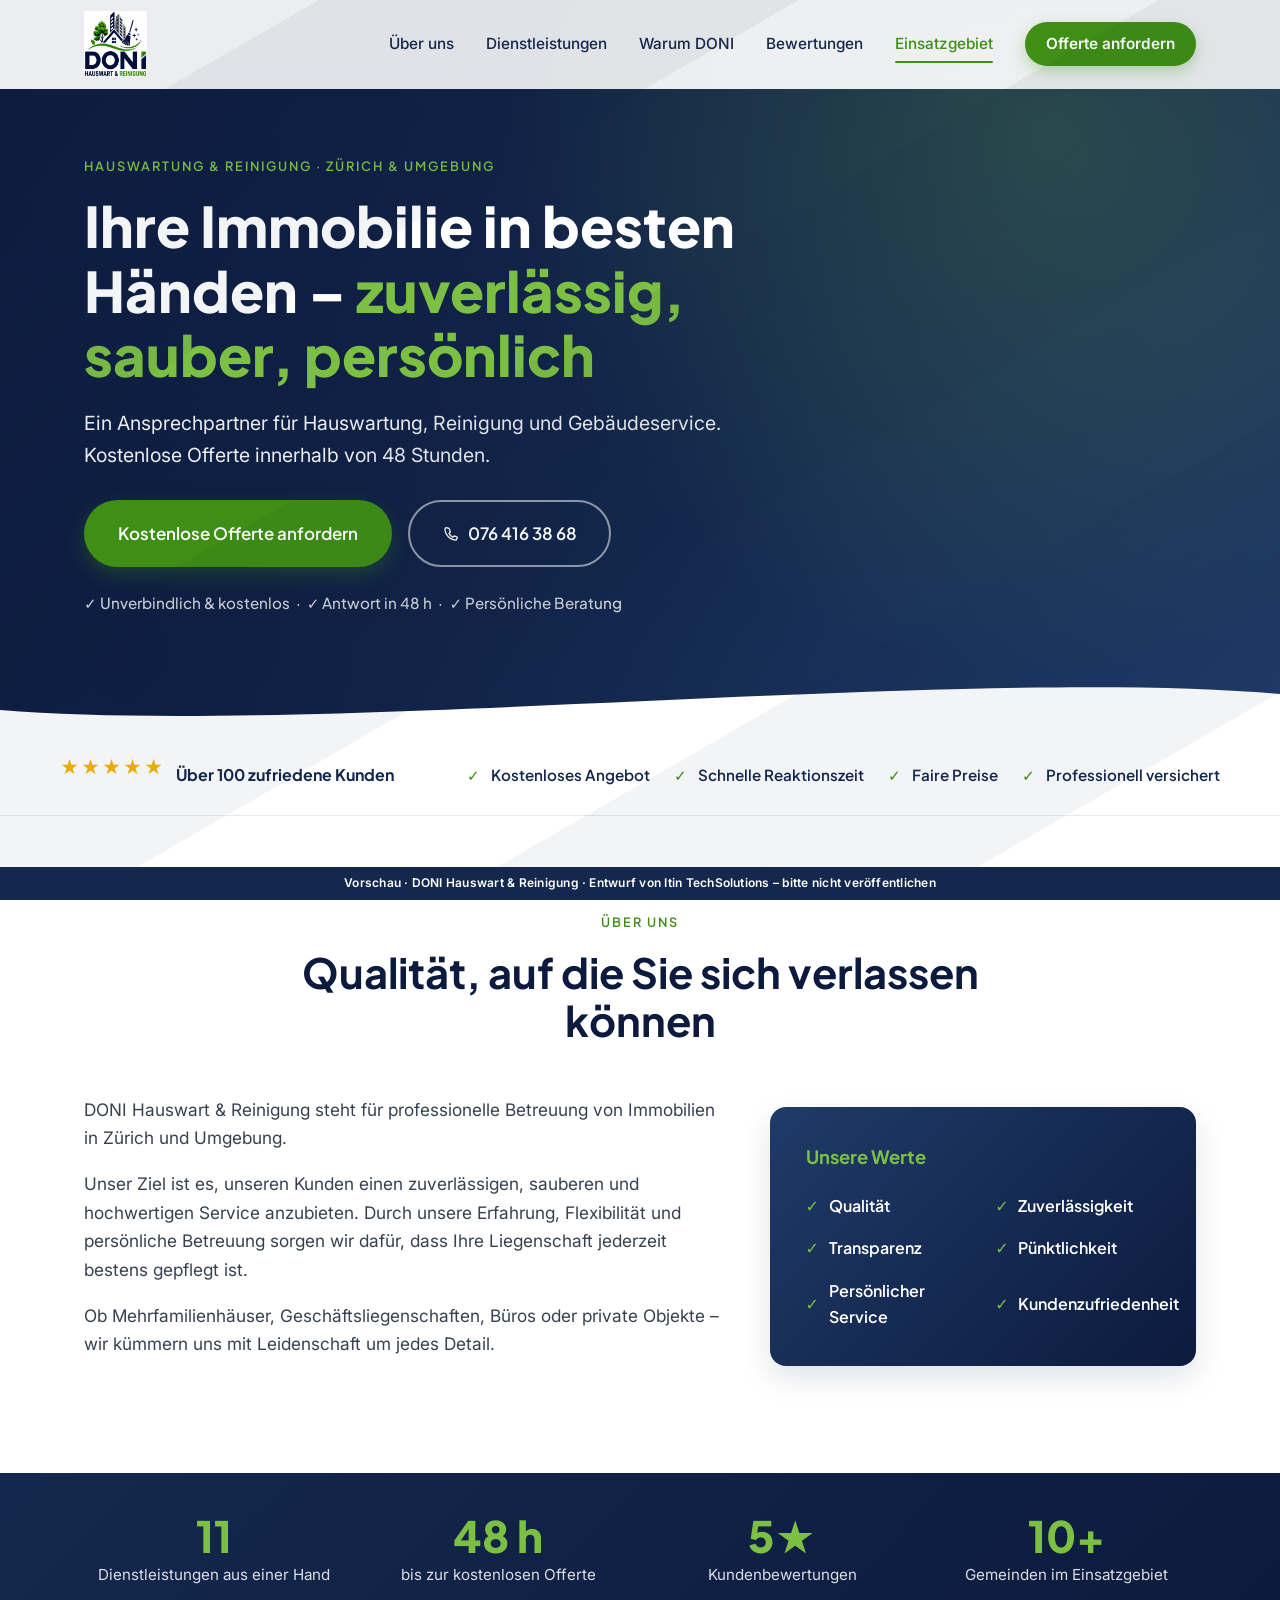
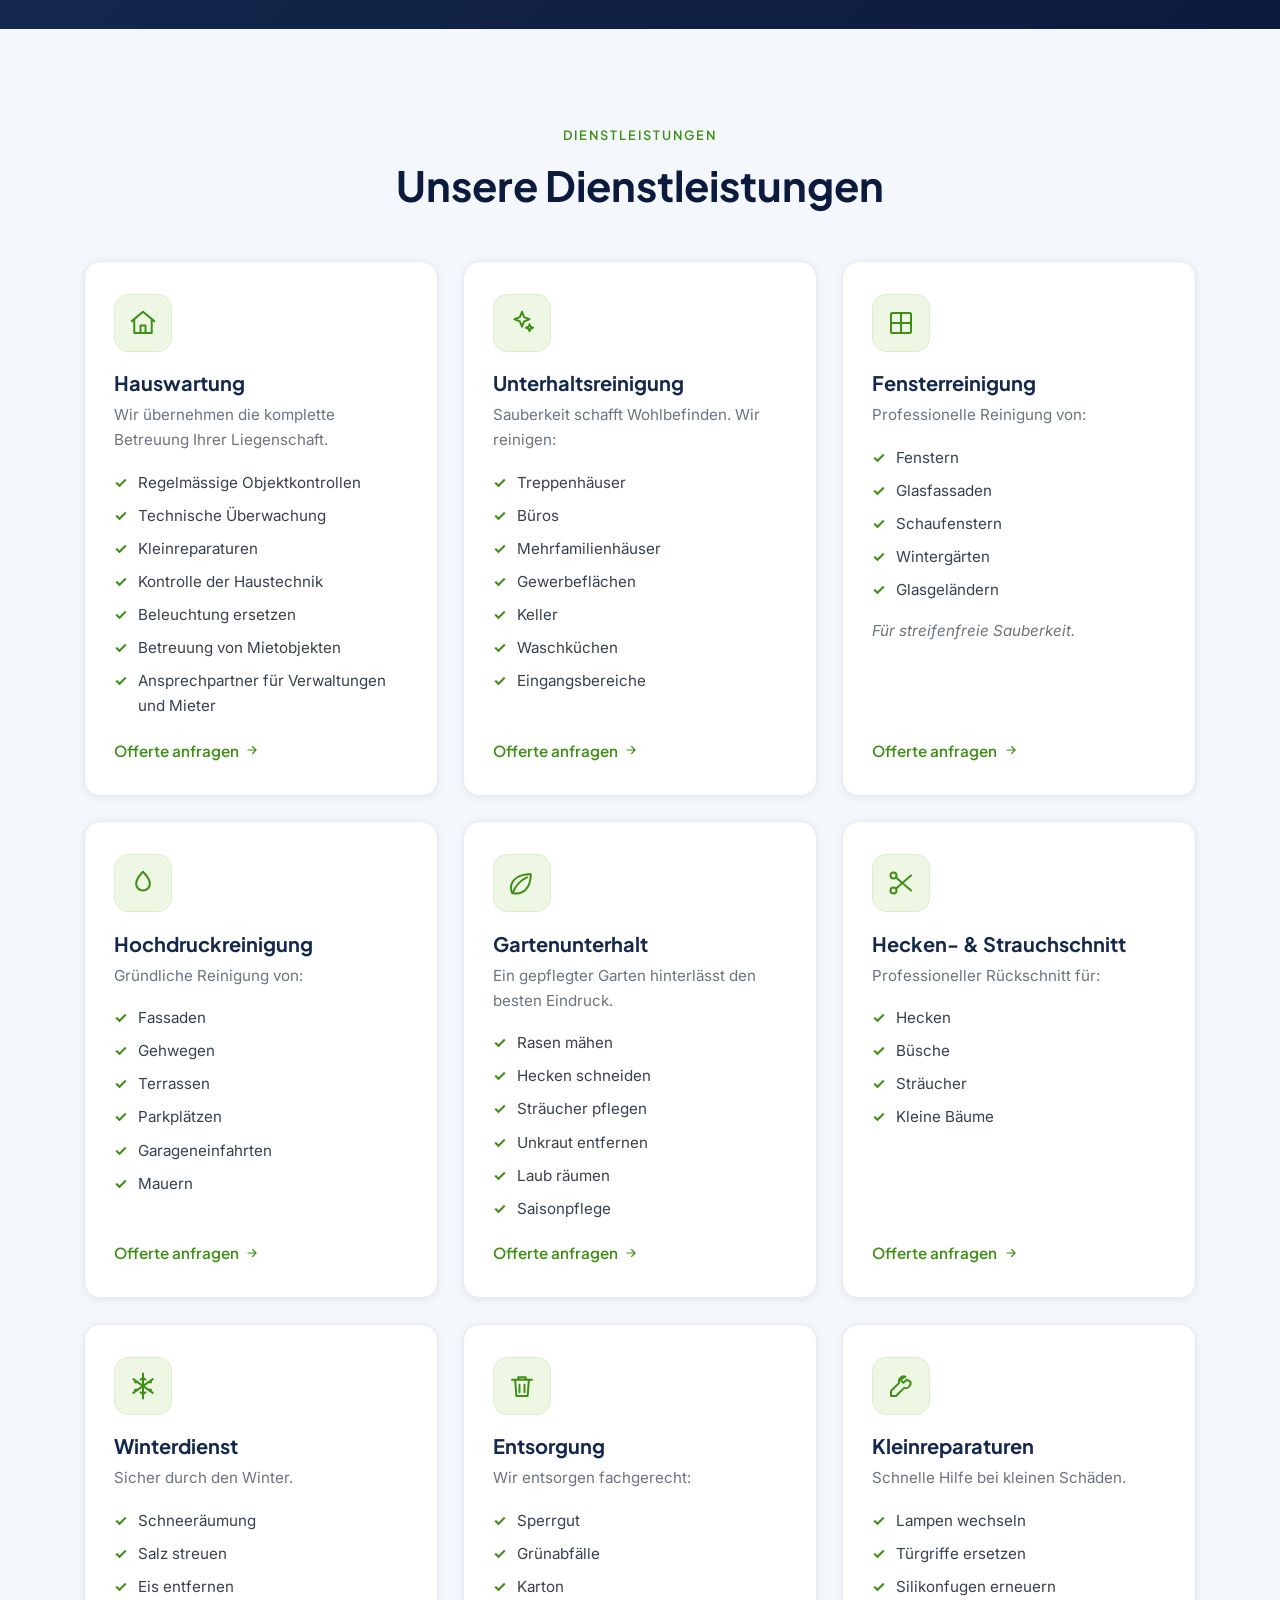
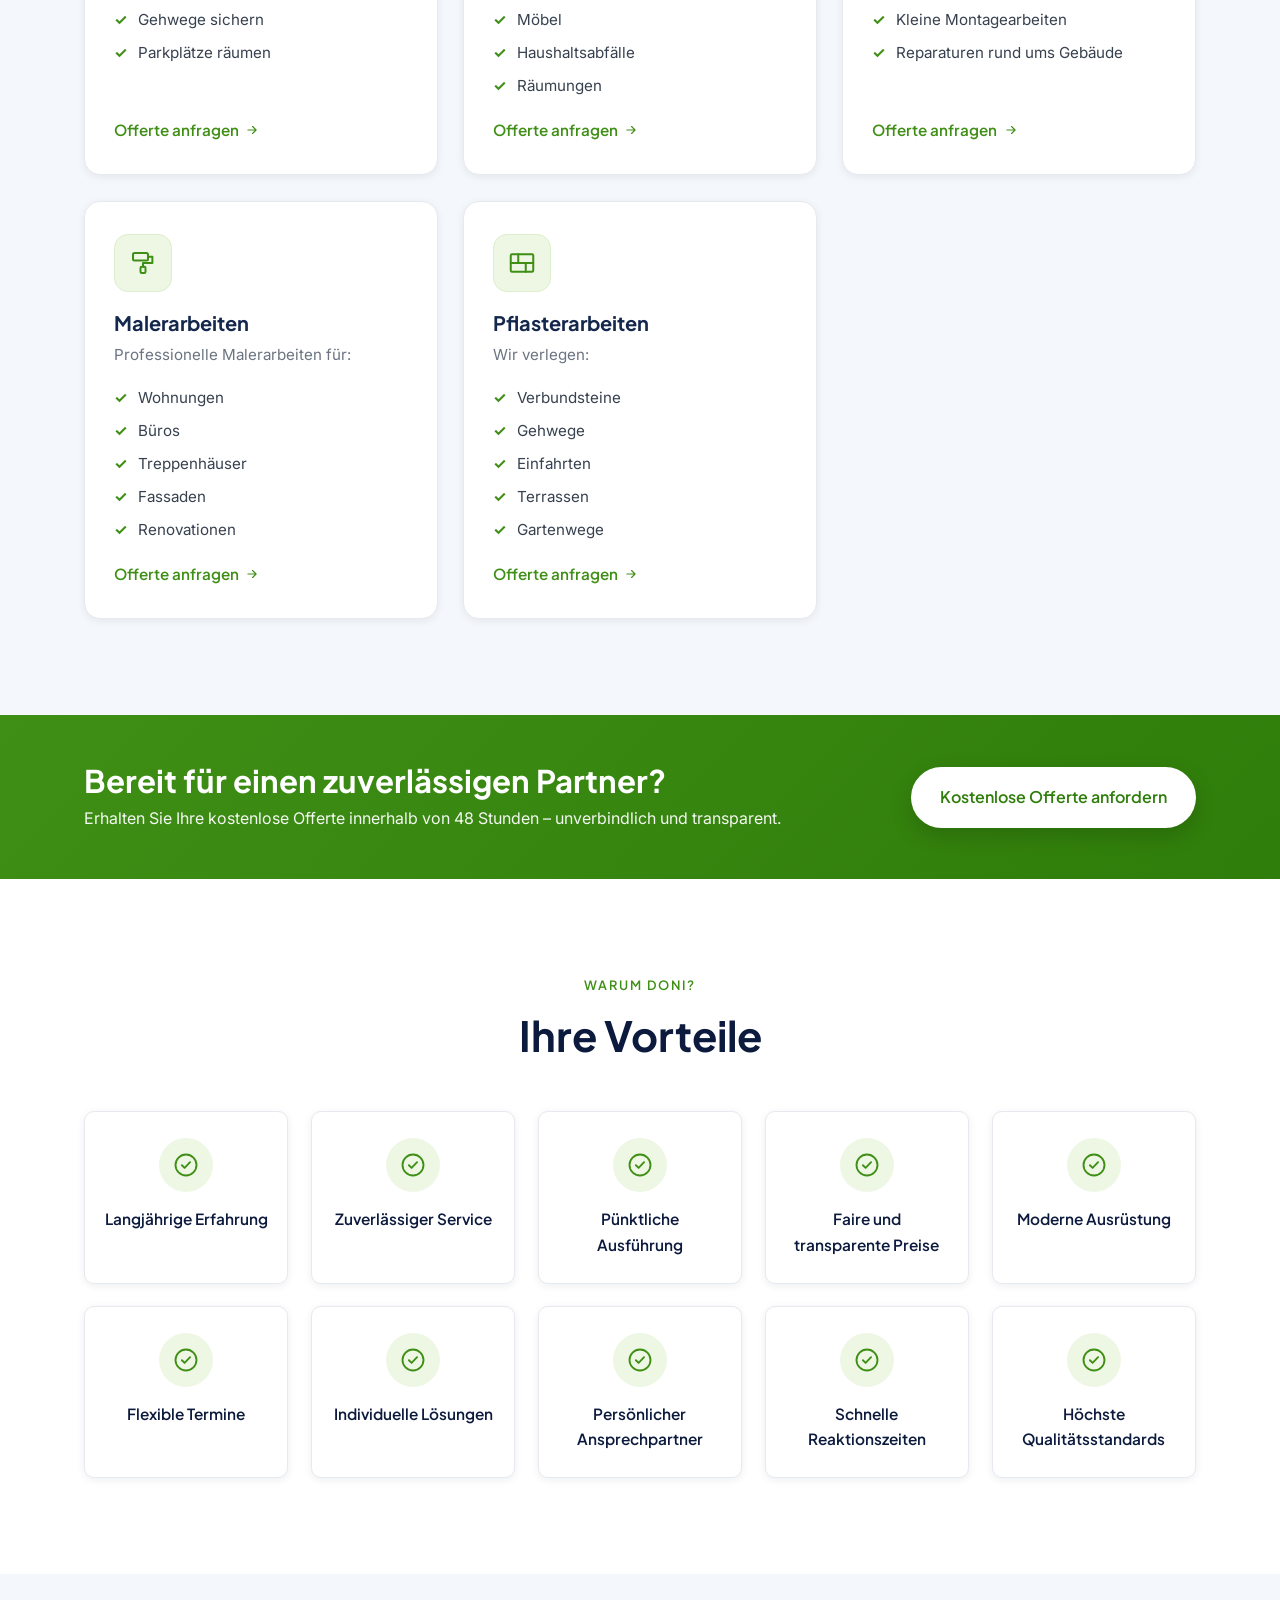
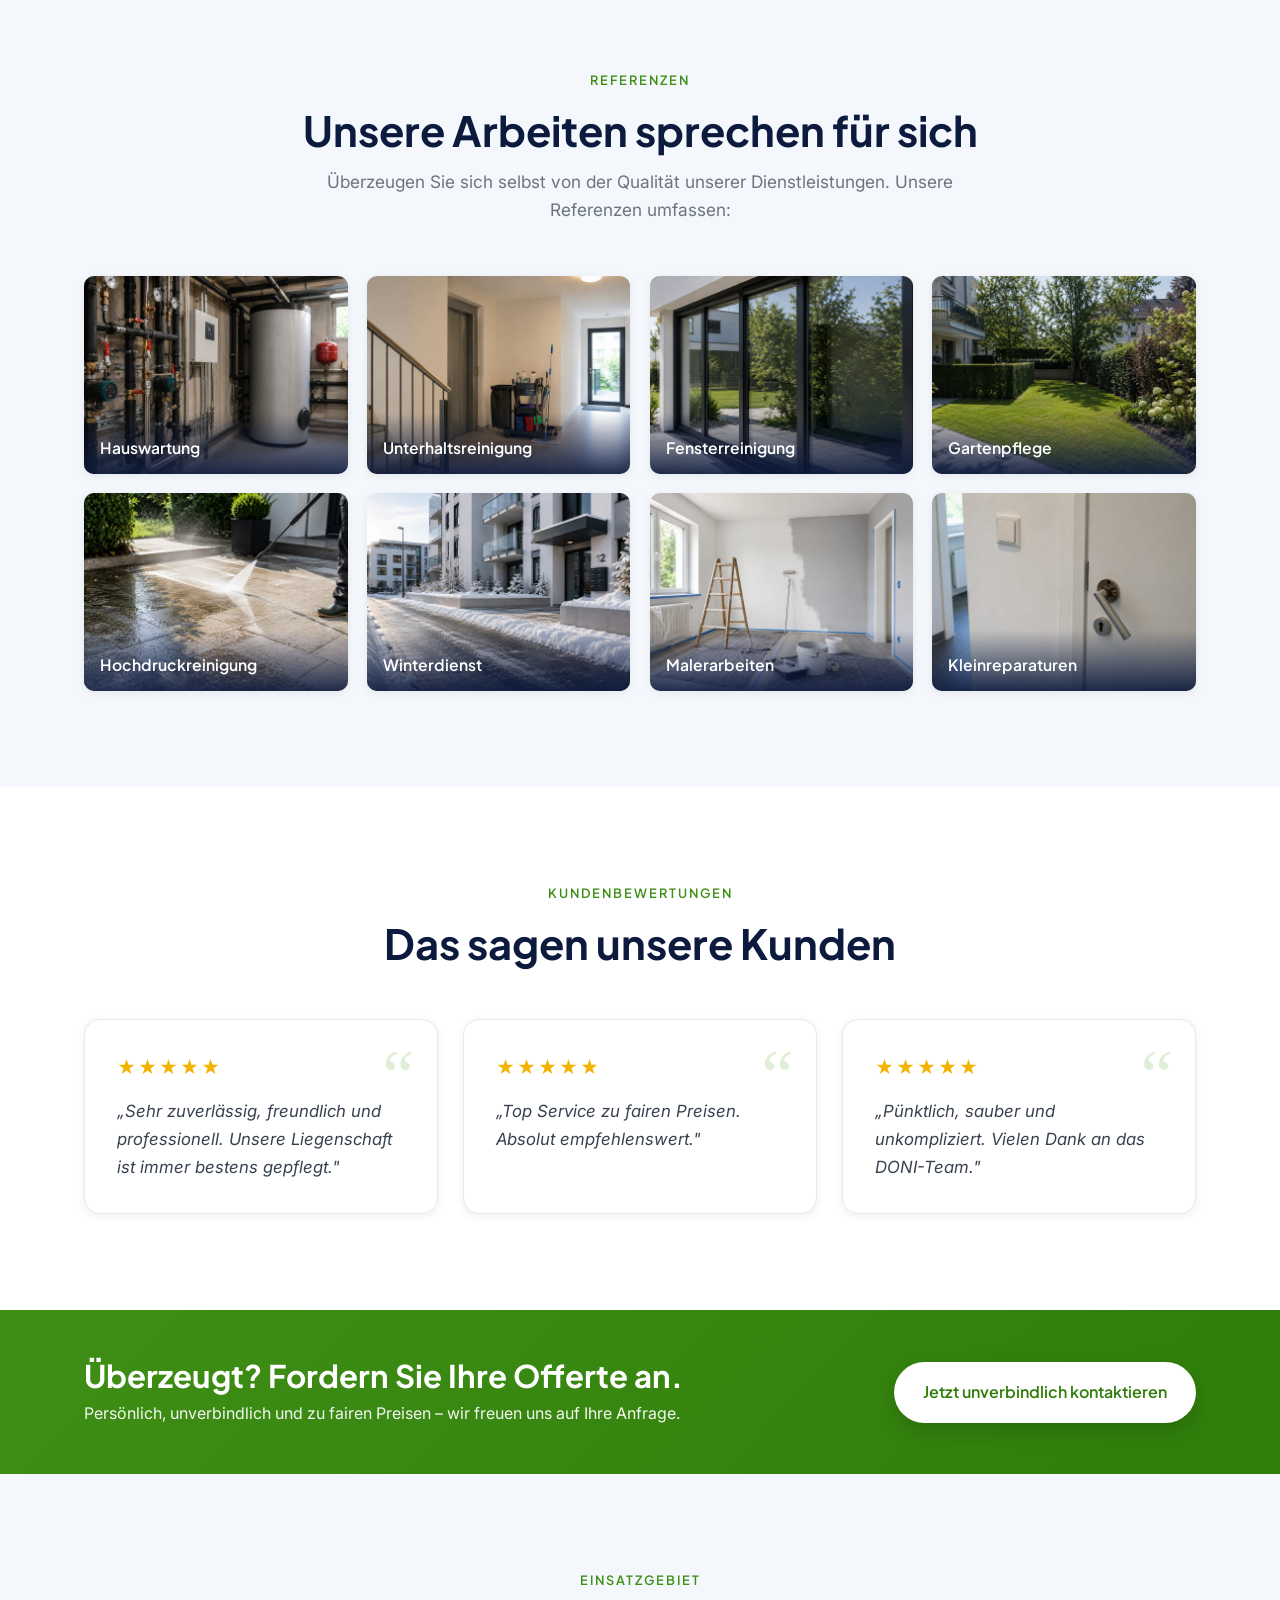
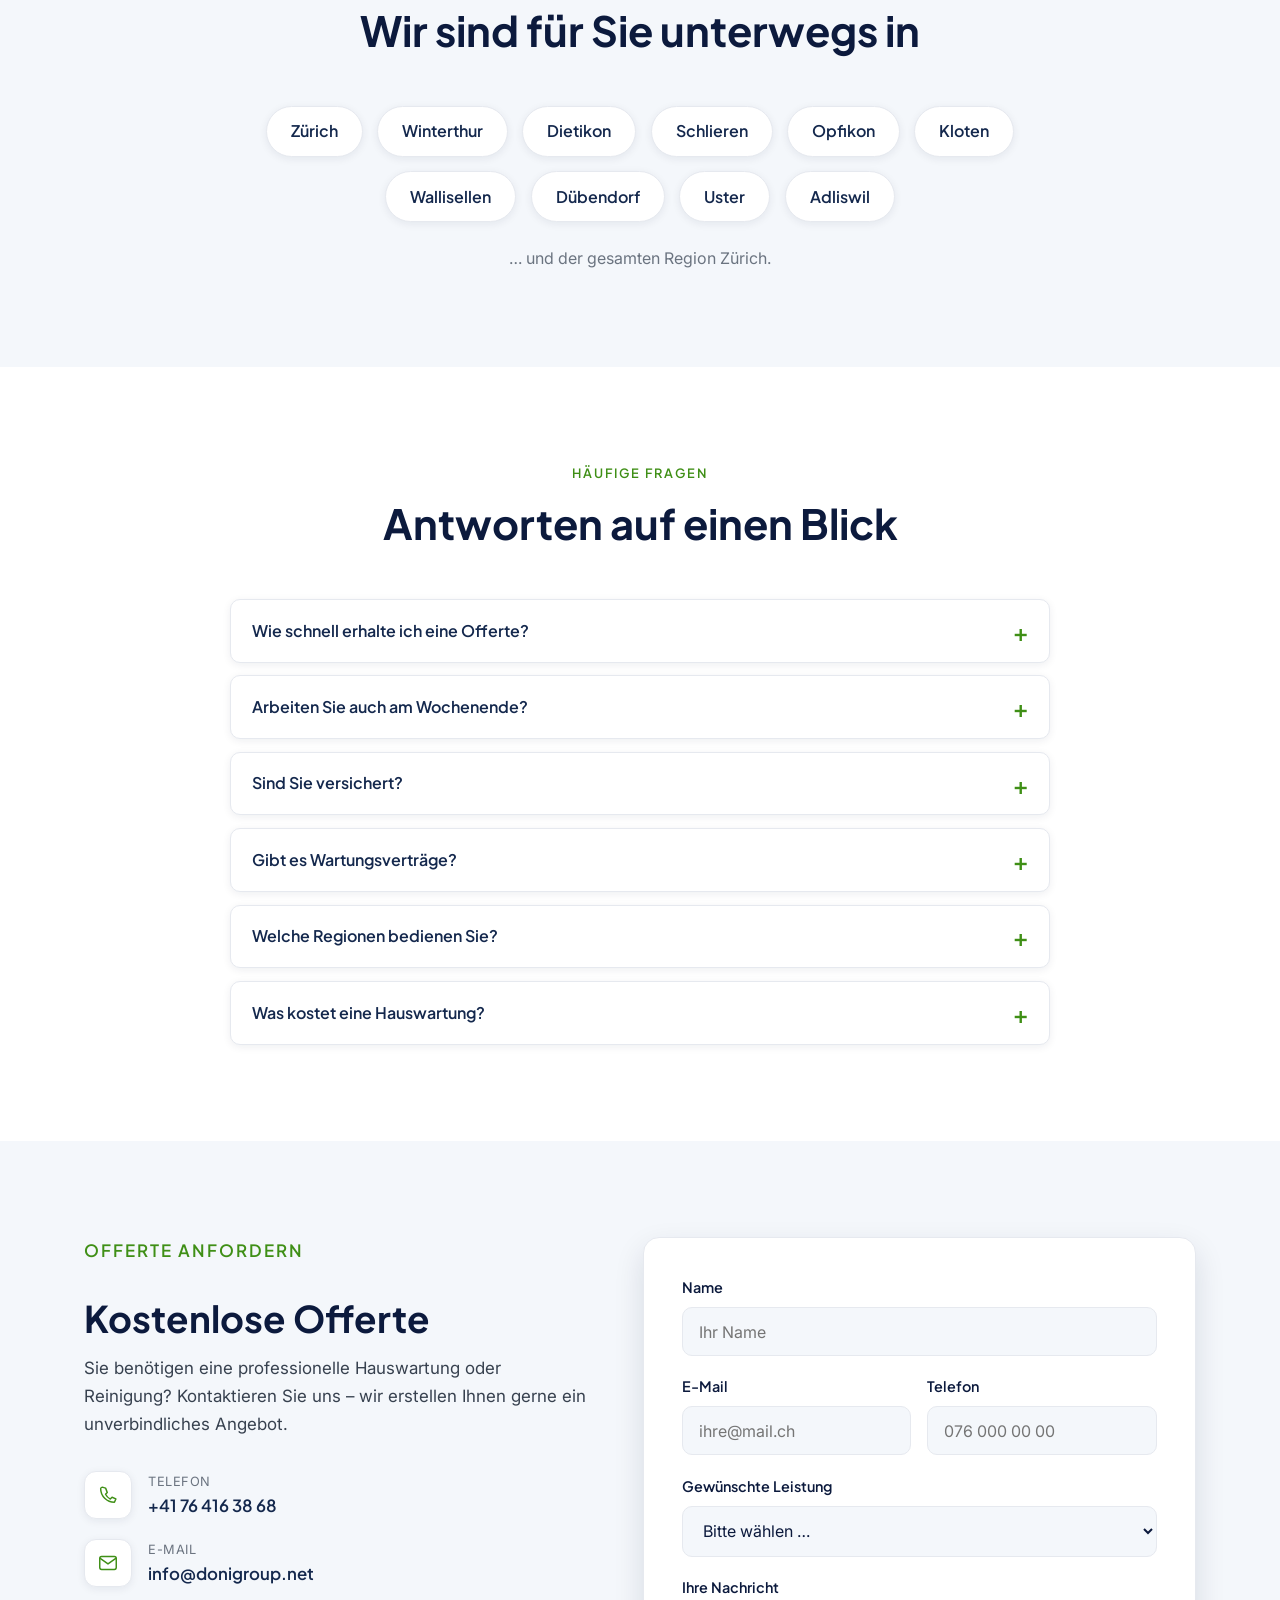
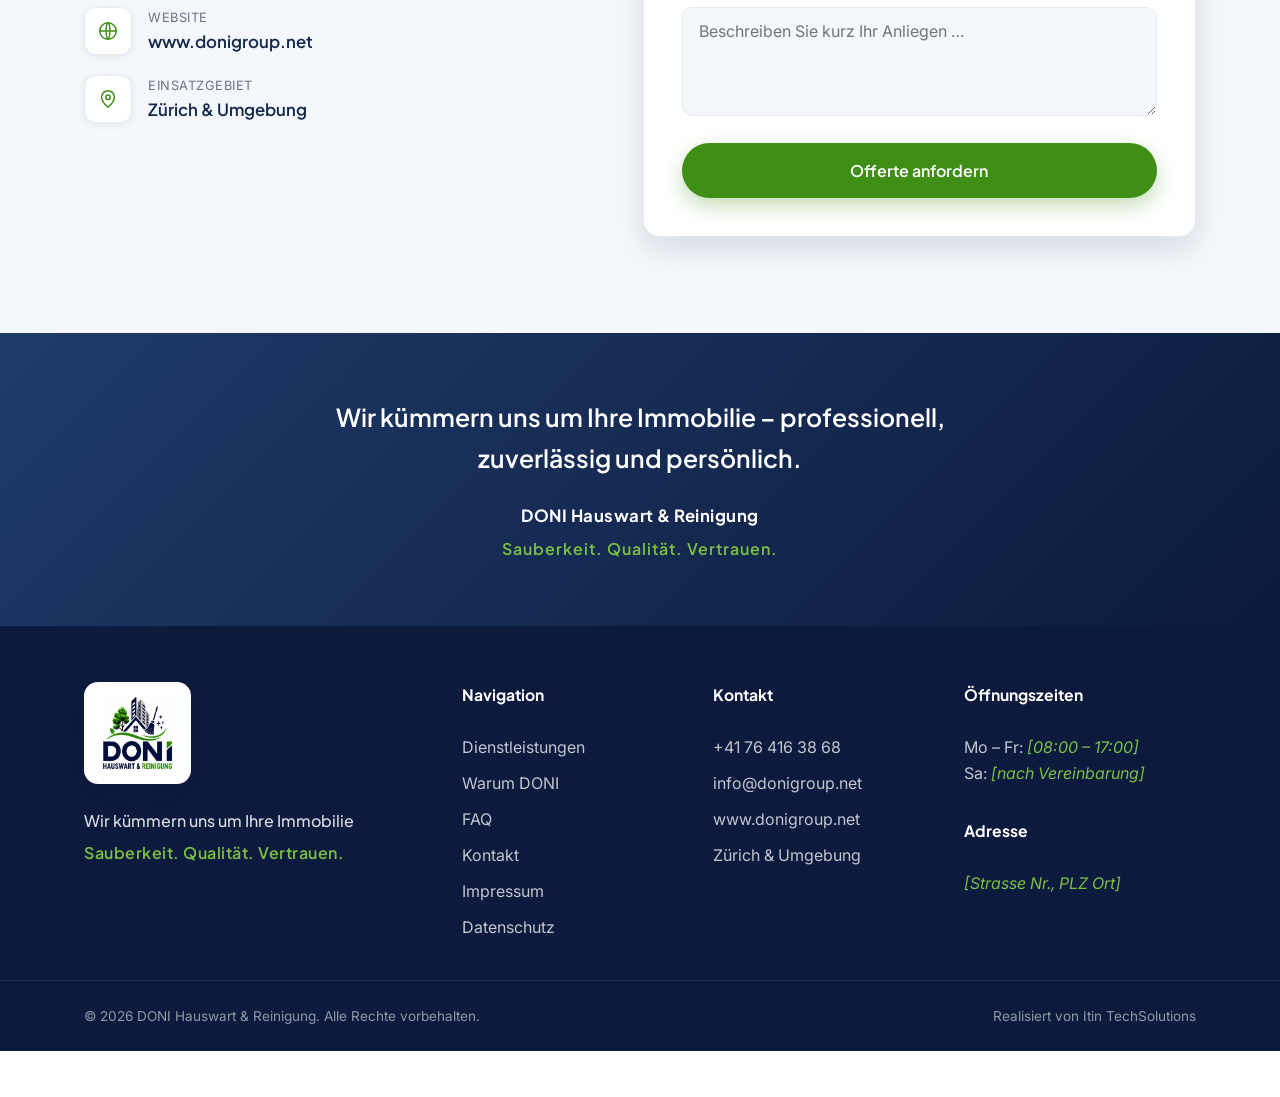
<file: index.html>
<!DOCTYPE html>
<html lang="de">
<head>
  <meta name="robots" content="noindex, nofollow, noarchive" />
  <meta charset="UTF-8" />
  <meta name="viewport" content="width=device-width, initial-scale=1.0" />
  <title>DONI Hauswart &amp; Reinigung | Gebäudeservice Zürich &amp; Umgebung</title>
  <meta name="description" content="DONI Hauswart & Reinigung – Ihr zuverlässiger Partner für Hauswartung, Gebäudereinigung, Winterdienst & Gartenunterhalt in Zürich und Umgebung. Kostenlose Offerte innerhalb von 48 Stunden." />
  <meta name="author" content="DONI Hauswart & Reinigung" />
  <meta name="theme-color" content="#14284d" />

  <meta property="og:site_name" content="DONI Hauswart & Reinigung" />
  <meta property="og:title" content="DONI Hauswart & Reinigung | Gebäudeservice Zürich" />
  <meta property="og:description" content="Ihr zuverlässiger Partner für Hauswartung, Reinigung und Gebäudeservice in Zürich & Umgebung. Kostenlose Offerte in 48 Stunden." />
  <meta property="og:type" content="website" />
  <meta property="og:url" content="https://www.donigroup.net" />
  <meta property="og:locale" content="de_CH" />
  <meta name="twitter:card" content="summary_large_image" />

  <link rel="canonical" href="https://www.donigroup.net" />
  <link rel="preconnect" href="https://fonts.googleapis.com" />
  <link rel="preconnect" href="https://fonts.gstatic.com" crossorigin />
  <link href="https://fonts.googleapis.com/css2?family=Plus+Jakarta+Sans:wght@500;600;700;800&family=Inter:wght@400;500;600&display=swap" rel="stylesheet" />
  <link rel="stylesheet" href="css/style.css" />
  <link rel="icon" href="data:image/svg+xml,%3Csvg xmlns='http://www.w3.org/2000/svg' viewBox='0 0 100 100'%3E%3Crect width='100' height='100' rx='22' fill='%2314284d'/%3E%3Ctext x='50' y='69' font-size='54' font-family='Arial' font-weight='bold' fill='white' text-anchor='middle'%3ED%3C/text%3E%3Ccircle cx='78' cy='30' r='9' fill='%233f8f16'/%3E%3C/svg%3E" />

  <!-- Strukturierte Daten: lokales Unternehmen -->
  <script type="application/ld+json">
  {
    "@context": "https://schema.org",
    "@type": "HomeAndConstructionBusiness",
    "name": "DONI Hauswart & Reinigung",
    "description": "Hauswartung, Gebäudereinigung, Winterdienst und Gartenunterhalt in Zürich und Umgebung.",
    "url": "https://www.donigroup.net",
    "telephone": "+41764163868",
    "email": "info@donigroup.net",
    "areaServed": ["Zürich", "Winterthur", "Dietikon", "Schlieren", "Opfikon", "Kloten", "Wallisellen", "Dübendorf", "Uster", "Adliswil"],
    "address": { "@type": "PostalAddress", "addressRegion": "Zürich", "addressCountry": "CH" },
    "makesOffer": [
      { "@type": "Offer", "itemOffered": { "@type": "Service", "name": "Hauswartung" } },
      { "@type": "Offer", "itemOffered": { "@type": "Service", "name": "Unterhaltsreinigung" } },
      { "@type": "Offer", "itemOffered": { "@type": "Service", "name": "Fensterreinigung" } },
      { "@type": "Offer", "itemOffered": { "@type": "Service", "name": "Hochdruckreinigung" } },
      { "@type": "Offer", "itemOffered": { "@type": "Service", "name": "Gartenunterhalt" } },
      { "@type": "Offer", "itemOffered": { "@type": "Service", "name": "Winterdienst" } },
      { "@type": "Offer", "itemOffered": { "@type": "Service", "name": "Malerarbeiten" } }
    ]
  }
  </script>
  <!-- Strukturierte Daten: häufige Fragen -->
  <script type="application/ld+json">
  {
    "@context": "https://schema.org",
    "@type": "FAQPage",
    "mainEntity": [
      { "@type": "Question", "name": "Wie schnell erhalte ich eine Offerte?", "acceptedAnswer": { "@type": "Answer", "text": "In der Regel erstellen wir Ihnen innerhalb von 48 Stunden eine kostenlose und unverbindliche Offerte." } },
      { "@type": "Question", "name": "Arbeiten Sie auch am Wochenende?", "acceptedAnswer": { "@type": "Answer", "text": "Wir sind flexibel und finden gerne einen passenden Termin. Sprechen Sie uns auf individuelle Einsatzzeiten an." } },
      { "@type": "Question", "name": "Sind Sie versichert?", "acceptedAnswer": { "@type": "Answer", "text": "Ja. Als professioneller Dienstleister sind wir entsprechend versichert – für Ihre Sicherheit und ein gutes Gefühl." } },
      { "@type": "Question", "name": "Gibt es Wartungsverträge?", "acceptedAnswer": { "@type": "Answer", "text": "Ja. Für die regelmässige Betreuung Ihrer Liegenschaft bieten wir individuelle Service- und Wartungsverträge an." } },
      { "@type": "Question", "name": "Was kostet eine Hauswartung?", "acceptedAnswer": { "@type": "Answer", "text": "Die Kosten richten sich nach Objekt, Umfang und Häufigkeit der Leistungen. Kontaktieren Sie uns – wir erstellen Ihnen eine transparente, kostenlose Offerte." } }
    ]
  }
  </script>
</head>
<body>

  <!-- ===== VORSCHAU-MARKIERUNG (nur Entwurf, vor Livegang entfernen) ===== -->
  <style>
    body { padding-bottom: 46px; }
    .back-to-top { bottom: 60px !important; }
    @media (max-width: 480px) { body { padding-bottom: 54px; } }
  </style>
  <div style="position:fixed;bottom:0;left:0;right:0;z-index:9999;background:#14284d;color:#fff;font:600 12px/1.4 Inter,Arial,sans-serif;text-align:center;padding:8px 14px;letter-spacing:.02em;">
    Vorschau &middot; DONI Hauswart &amp; Reinigung &middot; Entwurf von Itin&nbsp;TechSolutions &ndash; bitte nicht ver&ouml;ffentlichen
  </div>
  <div aria-hidden="true" style="position:fixed;inset:0;z-index:9998;pointer-events:none;background-image:repeating-linear-gradient(-30deg,transparent 0 180px,rgba(20,40,77,.05) 180px 420px);"></div>

  <!-- ============ HEADER ============ -->
  <header class="site-header" id="top">
    <div class="container header-inner">
      <a href="#top" class="logo" aria-label="DONI Hauswart & Reinigung – Startseite">
        <img src="assets/img/logo.png" alt="DONI Hauswart &amp; Reinigung Logo" class="logo-img" width="63" height="66" decoding="async" />
      </a>

      <nav class="main-nav" id="mainNav" aria-label="Hauptnavigation">
        <a href="#ueber-uns">Über uns</a>
        <a href="#leistungen">Dienstleistungen</a>
        <a href="#warum">Warum DONI</a>
        <a href="#bewertungen">Bewertungen</a>
        <a href="#gebiet">Einsatzgebiet</a>
        <a href="#kontakt" class="nav-cta">Offerte anfordern</a>
      </nav>

      <button class="nav-toggle" id="navToggle" aria-label="Menü öffnen" aria-expanded="false" aria-controls="mainNav">
        <span></span><span></span><span></span>
      </button>
    </div>
  </header>

  <!-- ============ HERO ============ -->
  <section class="hero" id="hero">
    <div class="hero-bg" aria-hidden="true"></div>
    <div class="container hero-inner">
      <div class="hero-content">
        <p class="eyebrow">Hauswartung &amp; Reinigung · Zürich &amp; Umgebung</p>
        <h1>Ihre Immobilie in besten Händen – <span>zuverlässig, sauber, persönlich</span></h1>
        <p class="lead">
          Ein Ansprechpartner für Hauswartung, Reinigung und Gebäudeservice. Kostenlose Offerte innerhalb von 48&nbsp;Stunden.
        </p>

        <div class="hero-actions">
          <a href="#kontakt" class="btn btn-primary btn-lg">Kostenlose Offerte anfordern</a>
          <a href="tel:+41764163868" class="btn btn-ghost btn-lg"><svg class="btn-ico" viewBox="0 0 24 24" fill="none" stroke="currentColor" stroke-width="1.7" stroke-linecap="round" stroke-linejoin="round" aria-hidden="true"><path d="M4 5c0 8.3 6.7 15 15 15l1.6-3.7-4.2-1.8-1.9 1.9a12 12 0 0 1-5.2-5.2l1.9-1.9L9.4 4.5 5.7 3.4A2 2 0 0 0 4 5z"/></svg>076 416 38 68</a>
        </div>
        <p class="hero-note">✓ Unverbindlich &amp; kostenlos&nbsp;&nbsp;·&nbsp;&nbsp;✓ Antwort in 48&nbsp;h&nbsp;&nbsp;·&nbsp;&nbsp;✓ Persönliche Beratung</p>
      </div>
    </div>
    <div class="hero-wave" aria-hidden="true">
      <svg viewBox="0 0 1440 90" preserveAspectRatio="none"><path d="M0,64 C360,90 1080,20 1440,48 L1440,90 L0,90 Z"></path></svg>
    </div>
  </section>

  <!-- ============ VERTRAUENS-LEISTE ============ -->
  <!-- HINWEIS: "Über 100 zufriedene Kunden" und "Professionell versichert" müssen zutreffen – vom Kunden bestätigen lassen. -->
  <section class="trust-bar" aria-label="Vertrauen">
    <div class="container trust-inner">
      <div class="trust-rating">
        <span class="stars">★★★★★</span>
        <span class="trust-count">Über 100 zufriedene Kunden</span>
      </div>
      <ul class="trust-points">
        <li>Kostenloses Angebot</li>
        <li>Schnelle Reaktionszeit</li>
        <li>Faire Preise</li>
        <li>Professionell versichert</li>
      </ul>
    </div>
  </section>

  <!-- ============ ÜBER UNS ============ -->
  <section class="section" id="ueber-uns">
    <div class="container">
      <div class="section-head reveal">
        <p class="eyebrow">Über uns</p>
        <h2>Qualität, auf die Sie sich verlassen können</h2>
      </div>

      <div class="about-grid">
        <div class="about-text reveal">
          <p>DONI Hauswart &amp; Reinigung steht für professionelle Betreuung von Immobilien in Zürich und Umgebung.</p>
          <p>Unser Ziel ist es, unseren Kunden einen zuverlässigen, sauberen und hochwertigen Service anzubieten. Durch unsere Erfahrung, Flexibilität und persönliche Betreuung sorgen wir dafür, dass Ihre Liegenschaft jederzeit bestens gepflegt ist.</p>
          <p>Ob Mehrfamilienhäuser, Geschäftsliegenschaften, Büros oder private Objekte – wir kümmern uns mit Leidenschaft um jedes Detail.</p>
        </div>

        <div class="values-box reveal">
          <p class="values-title">Unsere Werte</p>
          <ul class="values-list">
            <li><span>✓</span> Qualität</li>
            <li><span>✓</span> Zuverlässigkeit</li>
            <li><span>✓</span> Transparenz</li>
            <li><span>✓</span> Pünktlichkeit</li>
            <li><span>✓</span> Persönlicher Service</li>
            <li><span>✓</span> Kundenzufriedenheit</li>
          </ul>
        </div>
      </div>
    </div>
  </section>

  <!-- ============ KENNZAHLEN ============ -->
  <section class="stats-band">
    <div class="container stats-grid">
      <div class="stat reveal"><span class="stat-num">11</span><span class="stat-label">Dienstleistungen aus einer Hand</span></div>
      <div class="stat reveal"><span class="stat-num">48&nbsp;h</span><span class="stat-label">bis zur kostenlosen Offerte</span></div>
      <div class="stat reveal"><span class="stat-num">5★</span><span class="stat-label">Kundenbewertungen</span></div>
      <div class="stat reveal"><span class="stat-num">10+</span><span class="stat-label">Gemeinden im Einsatzgebiet</span></div>
    </div>
  </section>

  <!-- ============ DIENSTLEISTUNGEN ============ -->
  <section class="section section-alt" id="leistungen">
    <div class="container">
      <div class="section-head reveal">
        <p class="eyebrow">Dienstleistungen</p>
        <h2>Unsere Dienstleistungen</h2>
      </div>

      <div class="services-grid">

        <article class="service-card reveal">
          <div class="service-icon"><svg viewBox="0 0 24 24" fill="none" stroke="currentColor" stroke-width="1.6" stroke-linecap="round" stroke-linejoin="round" aria-hidden="true"><path d="M3 10.5 12 3l9 7.5"/><path d="M5 9.3V20h14V9.3"/><path d="M10 20v-6h4v6"/></svg></div>
          <h3>Hauswartung</h3>
          <p>Wir übernehmen die komplette Betreuung Ihrer Liegenschaft.</p>
          <ul>
            <li>Regelmässige Objektkontrollen</li>
            <li>Technische Überwachung</li>
            <li>Kleinreparaturen</li>
            <li>Kontrolle der Haustechnik</li>
            <li>Beleuchtung ersetzen</li>
            <li>Betreuung von Mietobjekten</li>
            <li>Ansprechpartner für Verwaltungen und Mieter</li>
          </ul>
          <a class="service-cta" href="#kontakt">Offerte anfragen<svg class="service-cta-ico" viewBox="0 0 24 24" fill="none" stroke="currentColor" stroke-width="2" stroke-linecap="round" stroke-linejoin="round" aria-hidden="true"><path d="M5 12h14M13 6l6 6-6 6"/></svg></a>
        </article>


        <article class="service-card reveal">
          <div class="service-icon"><svg viewBox="0 0 24 24" fill="none" stroke="currentColor" stroke-width="1.6" stroke-linecap="round" stroke-linejoin="round" aria-hidden="true"><path d="M12 3l1.7 4.3L18 9l-4.3 1.7L12 15l-1.7-4.3L6 9l4.3-1.7z"/><path d="M18 13l.8 2 2 .8-2 .8-.8 2-.8-2-2-.8 2-.8z"/></svg></div>
          <h3>Unterhaltsreinigung</h3>
          <p>Sauberkeit schafft Wohlbefinden. Wir reinigen:</p>
          <ul>
            <li>Treppenhäuser</li>
            <li>Büros</li>
            <li>Mehrfamilienhäuser</li>
            <li>Gewerbeflächen</li>
            <li>Keller</li>
            <li>Waschküchen</li>
            <li>Eingangsbereiche</li>
          </ul>
          <a class="service-cta" href="#kontakt">Offerte anfragen<svg class="service-cta-ico" viewBox="0 0 24 24" fill="none" stroke="currentColor" stroke-width="2" stroke-linecap="round" stroke-linejoin="round" aria-hidden="true"><path d="M5 12h14M13 6l6 6-6 6"/></svg></a>
        </article>


        <article class="service-card reveal">
          <div class="service-icon"><svg viewBox="0 0 24 24" fill="none" stroke="currentColor" stroke-width="1.6" stroke-linecap="round" stroke-linejoin="round" aria-hidden="true"><rect x="4" y="4" width="16" height="16" rx="1"/><path d="M12 4v16M4 12h16"/></svg></div>
          <h3>Fensterreinigung</h3>
          <p>Professionelle Reinigung von:</p>
          <ul>
            <li>Fenstern</li>
            <li>Glasfassaden</li>
            <li>Schaufenstern</li>
            <li>Wintergärten</li>
            <li>Glasgeländern</li>
          </ul>
          <p class="service-close">Für streifenfreie Sauberkeit.</p>
          <a class="service-cta" href="#kontakt">Offerte anfragen<svg class="service-cta-ico" viewBox="0 0 24 24" fill="none" stroke="currentColor" stroke-width="2" stroke-linecap="round" stroke-linejoin="round" aria-hidden="true"><path d="M5 12h14M13 6l6 6-6 6"/></svg></a>
        </article>


        <article class="service-card reveal">
          <div class="service-icon"><svg viewBox="0 0 24 24" fill="none" stroke="currentColor" stroke-width="1.6" stroke-linecap="round" stroke-linejoin="round" aria-hidden="true"><path d="M12 3s5.5 5.7 5.5 9.5a5.5 5.5 0 0 1-11 0C6.5 8.7 12 3 12 3z"/></svg></div>
          <h3>Hochdruckreinigung</h3>
          <p>Gründliche Reinigung von:</p>
          <ul>
            <li>Fassaden</li>
            <li>Gehwegen</li>
            <li>Terrassen</li>
            <li>Parkplätzen</li>
            <li>Garageneinfahrten</li>
            <li>Mauern</li>
          </ul>
          <a class="service-cta" href="#kontakt">Offerte anfragen<svg class="service-cta-ico" viewBox="0 0 24 24" fill="none" stroke="currentColor" stroke-width="2" stroke-linecap="round" stroke-linejoin="round" aria-hidden="true"><path d="M5 12h14M13 6l6 6-6 6"/></svg></a>
        </article>


        <article class="service-card reveal">
          <div class="service-icon"><svg viewBox="0 0 24 24" fill="none" stroke="currentColor" stroke-width="1.6" stroke-linecap="round" stroke-linejoin="round" aria-hidden="true"><path d="M4 20c9 2 15-4 15-15 0 0-11-1-15 7-1.6 3.2-.5 6.5 0 8z"/><path d="M5 19c2.5-6 6.5-9.5 11-11.5"/></svg></div>
          <h3>Gartenunterhalt</h3>
          <p>Ein gepflegter Garten hinterlässt den besten Eindruck.</p>
          <ul>
            <li>Rasen mähen</li>
            <li>Hecken schneiden</li>
            <li>Sträucher pflegen</li>
            <li>Unkraut entfernen</li>
            <li>Laub räumen</li>
            <li>Saisonpflege</li>
          </ul>
          <a class="service-cta" href="#kontakt">Offerte anfragen<svg class="service-cta-ico" viewBox="0 0 24 24" fill="none" stroke="currentColor" stroke-width="2" stroke-linecap="round" stroke-linejoin="round" aria-hidden="true"><path d="M5 12h14M13 6l6 6-6 6"/></svg></a>
        </article>


        <article class="service-card reveal">
          <div class="service-icon"><svg viewBox="0 0 24 24" fill="none" stroke="currentColor" stroke-width="1.6" stroke-linecap="round" stroke-linejoin="round" aria-hidden="true"><circle cx="6" cy="6" r="2.4"/><circle cx="6" cy="18" r="2.4"/><path d="M8 7.6 20 18M8 16.4 20 6"/></svg></div>
          <h3>Hecken- &amp; Strauchschnitt</h3>
          <p>Professioneller Rückschnitt für:</p>
          <ul>
            <li>Hecken</li>
            <li>Büsche</li>
            <li>Sträucher</li>
            <li>Kleine Bäume</li>
          </ul>
          <a class="service-cta" href="#kontakt">Offerte anfragen<svg class="service-cta-ico" viewBox="0 0 24 24" fill="none" stroke="currentColor" stroke-width="2" stroke-linecap="round" stroke-linejoin="round" aria-hidden="true"><path d="M5 12h14M13 6l6 6-6 6"/></svg></a>
        </article>


        <article class="service-card reveal">
          <div class="service-icon"><svg viewBox="0 0 24 24" fill="none" stroke="currentColor" stroke-width="1.6" stroke-linecap="round" stroke-linejoin="round" aria-hidden="true"><path d="M12 2v20M4.2 6.5l15.6 11M19.8 6.5 4.2 17.5"/><path d="M12 5.5 14 7M12 5.5 10 7M12 18.5 14 17M12 18.5 10 17M5.5 9 7.5 9M18.5 15 16.5 15M5.5 15 7.5 15M18.5 9 16.5 9"/></svg></div>
          <h3>Winterdienst</h3>
          <p>Sicher durch den Winter.</p>
          <ul>
            <li>Schneeräumung</li>
            <li>Salz streuen</li>
            <li>Eis entfernen</li>
            <li>Gehwege sichern</li>
            <li>Parkplätze räumen</li>
          </ul>
          <a class="service-cta" href="#kontakt">Offerte anfragen<svg class="service-cta-ico" viewBox="0 0 24 24" fill="none" stroke="currentColor" stroke-width="2" stroke-linecap="round" stroke-linejoin="round" aria-hidden="true"><path d="M5 12h14M13 6l6 6-6 6"/></svg></a>
        </article>


        <article class="service-card reveal">
          <div class="service-icon"><svg viewBox="0 0 24 24" fill="none" stroke="currentColor" stroke-width="1.6" stroke-linecap="round" stroke-linejoin="round" aria-hidden="true"><path d="M4 7h16M9 7V5h6v2M6.5 7l1 13h9l1-13"/><path d="M10 11v6M14 11v6"/></svg></div>
          <h3>Entsorgung</h3>
          <p>Wir entsorgen fachgerecht:</p>
          <ul>
            <li>Sperrgut</li>
            <li>Grünabfälle</li>
            <li>Karton</li>
            <li>Möbel</li>
            <li>Haushaltsabfälle</li>
            <li>Räumungen</li>
          </ul>
          <a class="service-cta" href="#kontakt">Offerte anfragen<svg class="service-cta-ico" viewBox="0 0 24 24" fill="none" stroke="currentColor" stroke-width="2" stroke-linecap="round" stroke-linejoin="round" aria-hidden="true"><path d="M5 12h14M13 6l6 6-6 6"/></svg></a>
        </article>


        <article class="service-card reveal">
          <div class="service-icon"><svg viewBox="0 0 24 24" fill="none" stroke="currentColor" stroke-width="1.6" stroke-linecap="round" stroke-linejoin="round" aria-hidden="true"><path d="M15.5 4.5a4 4 0 0 0-5 5L4 16v4h4l6.5-6.5a4 4 0 0 0 5-5L16.5 7 14 9.5 11.5 7z"/></svg></div>
          <h3>Kleinreparaturen</h3>
          <p>Schnelle Hilfe bei kleinen Schäden.</p>
          <ul>
            <li>Lampen wechseln</li>
            <li>Türgriffe ersetzen</li>
            <li>Silikonfugen erneuern</li>
            <li>Kleine Montagearbeiten</li>
            <li>Reparaturen rund ums Gebäude</li>
          </ul>
          <a class="service-cta" href="#kontakt">Offerte anfragen<svg class="service-cta-ico" viewBox="0 0 24 24" fill="none" stroke="currentColor" stroke-width="2" stroke-linecap="round" stroke-linejoin="round" aria-hidden="true"><path d="M5 12h14M13 6l6 6-6 6"/></svg></a>
        </article>


        <article class="service-card reveal">
          <div class="service-icon"><svg viewBox="0 0 24 24" fill="none" stroke="currentColor" stroke-width="1.6" stroke-linecap="round" stroke-linejoin="round" aria-hidden="true"><rect x="4" y="4" width="12" height="6" rx="1.2"/><path d="M16 7h3.5V12H12v3"/><rect x="10" y="15" width="4" height="5" rx="1"/></svg></div>
          <h3>Malerarbeiten</h3>
          <p>Professionelle Malerarbeiten für:</p>
          <ul>
            <li>Wohnungen</li>
            <li>Büros</li>
            <li>Treppenhäuser</li>
            <li>Fassaden</li>
            <li>Renovationen</li>
          </ul>
          <a class="service-cta" href="#kontakt">Offerte anfragen<svg class="service-cta-ico" viewBox="0 0 24 24" fill="none" stroke="currentColor" stroke-width="2" stroke-linecap="round" stroke-linejoin="round" aria-hidden="true"><path d="M5 12h14M13 6l6 6-6 6"/></svg></a>
        </article>


        <article class="service-card reveal">
          <div class="service-icon"><svg viewBox="0 0 24 24" fill="none" stroke="currentColor" stroke-width="1.6" stroke-linecap="round" stroke-linejoin="round" aria-hidden="true"><rect x="3" y="5" width="18" height="14" rx="1"/><path d="M3 12h18M9 5v7M15 12v7"/></svg></div>
          <h3>Pflasterarbeiten</h3>
          <p>Wir verlegen:</p>
          <ul>
            <li>Verbundsteine</li>
            <li>Gehwege</li>
            <li>Einfahrten</li>
            <li>Terrassen</li>
            <li>Gartenwege</li>
          </ul>
          <a class="service-cta" href="#kontakt">Offerte anfragen<svg class="service-cta-ico" viewBox="0 0 24 24" fill="none" stroke="currentColor" stroke-width="2" stroke-linecap="round" stroke-linejoin="round" aria-hidden="true"><path d="M5 12h14M13 6l6 6-6 6"/></svg></a>
        </article>


      </div>
    </div>
  </section>

  <!-- ============ CTA-BAND 1 ============ -->
  <section class="cta-band">
    <div class="container cta-band-inner">
      <div class="cta-band-text">
        <h2>Bereit für einen zuverlässigen Partner?</h2>
        <p>Erhalten Sie Ihre kostenlose Offerte innerhalb von 48 Stunden – unverbindlich und transparent.</p>
      </div>
      <a href="#kontakt" class="btn btn-primary">Kostenlose Offerte anfordern</a>
    </div>
  </section>

  <!-- ============ WARUM DONI ============ -->
  <section class="section" id="warum">
    <div class="container">
      <div class="section-head reveal">
        <p class="eyebrow">Warum DONI?</p>
        <h2>Ihre Vorteile</h2>
      </div>

      <div class="advantages-grid">
        <div class="advantage reveal"><span class="adv-ico"><svg viewBox="0 0 24 24" fill="none" stroke="currentColor" stroke-width="1.6" stroke-linecap="round" stroke-linejoin="round" aria-hidden="true"><circle cx="12" cy="12" r="9"/><path d="M8.5 12.2l2.3 2.3 4.7-4.9"/></svg></span><p>Langjährige Erfahrung</p></div>
        <div class="advantage reveal"><span class="adv-ico"><svg viewBox="0 0 24 24" fill="none" stroke="currentColor" stroke-width="1.6" stroke-linecap="round" stroke-linejoin="round" aria-hidden="true"><circle cx="12" cy="12" r="9"/><path d="M8.5 12.2l2.3 2.3 4.7-4.9"/></svg></span><p>Zuverlässiger Service</p></div>
        <div class="advantage reveal"><span class="adv-ico"><svg viewBox="0 0 24 24" fill="none" stroke="currentColor" stroke-width="1.6" stroke-linecap="round" stroke-linejoin="round" aria-hidden="true"><circle cx="12" cy="12" r="9"/><path d="M8.5 12.2l2.3 2.3 4.7-4.9"/></svg></span><p>Pünktliche Ausführung</p></div>
        <div class="advantage reveal"><span class="adv-ico"><svg viewBox="0 0 24 24" fill="none" stroke="currentColor" stroke-width="1.6" stroke-linecap="round" stroke-linejoin="round" aria-hidden="true"><circle cx="12" cy="12" r="9"/><path d="M8.5 12.2l2.3 2.3 4.7-4.9"/></svg></span><p>Faire und transparente Preise</p></div>
        <div class="advantage reveal"><span class="adv-ico"><svg viewBox="0 0 24 24" fill="none" stroke="currentColor" stroke-width="1.6" stroke-linecap="round" stroke-linejoin="round" aria-hidden="true"><circle cx="12" cy="12" r="9"/><path d="M8.5 12.2l2.3 2.3 4.7-4.9"/></svg></span><p>Moderne Ausrüstung</p></div>
        <div class="advantage reveal"><span class="adv-ico"><svg viewBox="0 0 24 24" fill="none" stroke="currentColor" stroke-width="1.6" stroke-linecap="round" stroke-linejoin="round" aria-hidden="true"><circle cx="12" cy="12" r="9"/><path d="M8.5 12.2l2.3 2.3 4.7-4.9"/></svg></span><p>Flexible Termine</p></div>
        <div class="advantage reveal"><span class="adv-ico"><svg viewBox="0 0 24 24" fill="none" stroke="currentColor" stroke-width="1.6" stroke-linecap="round" stroke-linejoin="round" aria-hidden="true"><circle cx="12" cy="12" r="9"/><path d="M8.5 12.2l2.3 2.3 4.7-4.9"/></svg></span><p>Individuelle Lösungen</p></div>
        <div class="advantage reveal"><span class="adv-ico"><svg viewBox="0 0 24 24" fill="none" stroke="currentColor" stroke-width="1.6" stroke-linecap="round" stroke-linejoin="round" aria-hidden="true"><circle cx="12" cy="12" r="9"/><path d="M8.5 12.2l2.3 2.3 4.7-4.9"/></svg></span><p>Persönlicher Ansprechpartner</p></div>
        <div class="advantage reveal"><span class="adv-ico"><svg viewBox="0 0 24 24" fill="none" stroke="currentColor" stroke-width="1.6" stroke-linecap="round" stroke-linejoin="round" aria-hidden="true"><circle cx="12" cy="12" r="9"/><path d="M8.5 12.2l2.3 2.3 4.7-4.9"/></svg></span><p>Schnelle Reaktionszeiten</p></div>
        <div class="advantage reveal"><span class="adv-ico"><svg viewBox="0 0 24 24" fill="none" stroke="currentColor" stroke-width="1.6" stroke-linecap="round" stroke-linejoin="round" aria-hidden="true"><circle cx="12" cy="12" r="9"/><path d="M8.5 12.2l2.3 2.3 4.7-4.9"/></svg></span><p>Höchste Qualitätsstandards</p></div>
      </div>
    </div>
  </section>

  <!-- ============ REFERENZEN ============ -->
  <section class="section section-alt" id="referenzen">
    <div class="container">
      <div class="section-head reveal">
        <p class="eyebrow">Referenzen</p>
        <h2>Unsere Arbeiten sprechen für sich</h2>
        <p class="section-sub">Überzeugen Sie sich selbst von der Qualität unserer Dienstleistungen. Unsere Referenzen umfassen:</p>
      </div>

      <div class="gallery">
        <figure class="gallery-item reveal"><img src="assets/img/hauswartung.jpg" alt="Hauswartung – Kontrolle der Haustechnik" width="1200" height="800" loading="lazy" decoding="async" /><figcaption>Hauswartung</figcaption></figure>
        <figure class="gallery-item reveal"><img src="assets/img/unterhaltsreinigung.jpg" alt="Unterhaltsreinigung – Treppenhaus &amp; Eingangsbereich" width="1200" height="800" loading="lazy" decoding="async" /><figcaption>Unterhaltsreinigung</figcaption></figure>
        <figure class="gallery-item reveal"><img src="assets/img/fensterreinigung.jpg" alt="Fensterreinigung – Glasfassaden" width="1200" height="800" loading="lazy" decoding="async" /><figcaption>Fensterreinigung</figcaption></figure>
        <figure class="gallery-item reveal"><img src="assets/img/gartenpflege.jpg" alt="Gartenpflege – gepflegter Rasen &amp; Hecken" width="1200" height="800" loading="lazy" decoding="async" /><figcaption>Gartenpflege</figcaption></figure>
        <figure class="gallery-item reveal"><img src="assets/img/hochdruckreinigung.jpg" alt="Hochdruckreinigung – Gehwege &amp; Terrassen" width="1200" height="800" loading="lazy" decoding="async" /><figcaption>Hochdruckreinigung</figcaption></figure>
        <figure class="gallery-item reveal"><img src="assets/img/winterdienst.jpg" alt="Winterdienst – Schneeräumung" width="1200" height="800" loading="lazy" decoding="async" /><figcaption>Winterdienst</figcaption></figure>
        <figure class="gallery-item reveal"><img src="assets/img/malerarbeiten.jpg" alt="Malerarbeiten – Innenräume" width="1200" height="800" loading="lazy" decoding="async" /><figcaption>Malerarbeiten</figcaption></figure>
        <figure class="gallery-item reveal"><img src="assets/img/kleinreparaturen.jpg" alt="Kleinreparaturen – rund ums Gebäude" width="1200" height="800" loading="lazy" decoding="async" /><figcaption>Kleinreparaturen</figcaption></figure>
      </div>
    </div>
  </section>

  <!-- ============ KUNDENBEWERTUNGEN ============ -->
  <section class="section" id="bewertungen">
    <div class="container">
      <div class="section-head reveal">
        <p class="eyebrow">Kundenbewertungen</p>
        <h2>Das sagen unsere Kunden</h2>
      </div>

      <div class="reviews-grid">
        <blockquote class="review reveal">
          <div class="stars">★★★★★</div>
          <p>„Sehr zuverlässig, freundlich und professionell. Unsere Liegenschaft ist immer bestens gepflegt."</p>
        </blockquote>
        <blockquote class="review reveal">
          <div class="stars">★★★★★</div>
          <p>„Top Service zu fairen Preisen. Absolut empfehlenswert."</p>
        </blockquote>
        <blockquote class="review reveal">
          <div class="stars">★★★★★</div>
          <p>„Pünktlich, sauber und unkompliziert. Vielen Dank an das DONI-Team."</p>
        </blockquote>
      </div>
    </div>
  </section>

  <!-- ============ CTA-BAND 2 ============ -->
  <section class="cta-band">
    <div class="container cta-band-inner">
      <div class="cta-band-text">
        <h2>Überzeugt? Fordern Sie Ihre Offerte an.</h2>
        <p>Persönlich, unverbindlich und zu fairen Preisen – wir freuen uns auf Ihre Anfrage.</p>
      </div>
      <a href="tel:+41764163868" class="btn btn-primary">Jetzt unverbindlich kontaktieren</a>
    </div>
  </section>

  <!-- ============ EINSATZGEBIET ============ -->
  <section class="section section-alt" id="gebiet">
    <div class="container">
      <div class="section-head reveal">
        <p class="eyebrow">Einsatzgebiet</p>
        <h2>Wir sind für Sie unterwegs in</h2>
      </div>
      <ul class="area-list reveal">
        <li>Zürich</li>
        <li>Winterthur</li>
        <li>Dietikon</li>
        <li>Schlieren</li>
        <li>Opfikon</li>
        <li>Kloten</li>
        <li>Wallisellen</li>
        <li>Dübendorf</li>
        <li>Uster</li>
        <li>Adliswil</li>
      </ul>
      <p class="area-note reveal">… und der gesamten Region Zürich.</p>
    </div>
  </section>

  <!-- ============ FAQ ============ -->
  <!-- HINWEIS: Antworten zu Wochenend-Einsatz, Versicherung und Wartungsverträgen vom Kunden bestätigen lassen. -->
  <section class="section" id="faq">
    <div class="container">
      <div class="section-head reveal">
        <p class="eyebrow">Häufige Fragen</p>
        <h2>Antworten auf einen Blick</h2>
      </div>

      <div class="faq-list reveal">
        <details class="faq-item">
          <summary>Wie schnell erhalte ich eine Offerte?</summary>
          <div class="faq-body">In der Regel erstellen wir Ihnen innerhalb von 48 Stunden eine kostenlose und unverbindliche Offerte.</div>
        </details>
        <details class="faq-item">
          <summary>Arbeiten Sie auch am Wochenende?</summary>
          <div class="faq-body">Wir sind flexibel und finden gerne einen passenden Termin. Sprechen Sie uns auf individuelle Einsatzzeiten an.</div>
        </details>
        <details class="faq-item">
          <summary>Sind Sie versichert?</summary>
          <div class="faq-body">Ja. Als professioneller Dienstleister sind wir entsprechend versichert – für Ihre Sicherheit und ein gutes Gefühl.</div>
        </details>
        <details class="faq-item">
          <summary>Gibt es Wartungsverträge?</summary>
          <div class="faq-body">Ja. Für die regelmässige Betreuung Ihrer Liegenschaft bieten wir individuelle Service- und Wartungsverträge an.</div>
        </details>
        <details class="faq-item">
          <summary>Welche Regionen bedienen Sie?</summary>
          <div class="faq-body">Wir sind in Zürich, Winterthur, Dietikon, Schlieren, Opfikon, Kloten, Wallisellen, Dübendorf, Uster, Adliswil und der gesamten Region Zürich für Sie unterwegs.</div>
        </details>
        <details class="faq-item">
          <summary>Was kostet eine Hauswartung?</summary>
          <div class="faq-body">Die Kosten richten sich nach Objekt, Umfang und Häufigkeit der Leistungen. Kontaktieren Sie uns – wir erstellen Ihnen eine transparente, kostenlose Offerte.</div>
        </details>
      </div>
    </div>
  </section>

  <!-- ============ OFFERTE / KONTAKT ============ -->
  <section class="section contact-section" id="kontakt">
    <div class="container contact-grid">

      <div class="contact-info reveal">
        <p class="eyebrow">Offerte anfordern</p>
        <h2>Kostenlose Offerte</h2>
        <p>Sie benötigen eine professionelle Hauswartung oder Reinigung? Kontaktieren Sie uns – wir erstellen Ihnen gerne ein unverbindliches Angebot.</p>

        <ul class="contact-details">
          <li>
            <span class="ci"><svg viewBox="0 0 24 24" fill="none" stroke="currentColor" stroke-width="1.6" stroke-linecap="round" stroke-linejoin="round" aria-hidden="true"><path d="M4 5c0 8.3 6.7 15 15 15l1.6-3.7-4.2-1.8-1.9 1.9a12 12 0 0 1-5.2-5.2l1.9-1.9L9.4 4.5 5.7 3.4A2 2 0 0 0 4 5z"/></svg></span>
            <div><small>Telefon</small><a href="tel:+41764163868">+41 76 416 38 68</a></div>
          </li>
          <li>
            <span class="ci"><svg viewBox="0 0 24 24" fill="none" stroke="currentColor" stroke-width="1.6" stroke-linecap="round" stroke-linejoin="round" aria-hidden="true"><rect x="3" y="5" width="18" height="14" rx="2"/><path d="M3.5 7l8.5 6 8.5-6"/></svg></span>
            <div><small>E-Mail</small><a href="mailto:info@donigroup.net">info@donigroup.net</a></div>
          </li>
          <li>
            <span class="ci"><svg viewBox="0 0 24 24" fill="none" stroke="currentColor" stroke-width="1.6" stroke-linecap="round" stroke-linejoin="round" aria-hidden="true"><circle cx="12" cy="12" r="9"/><path d="M3 12h18M12 3c2.8 2.6 2.8 15.4 0 18M12 3c-2.8 2.6-2.8 15.4 0 18"/></svg></span>
            <div><small>Website</small><a href="https://www.donigroup.net">www.donigroup.net</a></div>
          </li>
          <li>
            <span class="ci"><svg viewBox="0 0 24 24" fill="none" stroke="currentColor" stroke-width="1.6" stroke-linecap="round" stroke-linejoin="round" aria-hidden="true"><path d="M12 21s7-6.2 7-11a7 7 0 1 0-14 0c0 4.8 7 11 7 11z"/><circle cx="12" cy="10" r="2.4"/></svg></span>
            <div><small>Einsatzgebiet</small><span>Zürich &amp; Umgebung</span></div>
          </li>
        </ul>
      </div>

      <!-- HINWEIS: action="" durch Formspree-/Backend-Endpoint ersetzen (siehe README) -->
      <form class="contact-form reveal" action="https://formspree.io/f/DEIN_FORM_ID" method="POST">
        <div class="field">
          <label for="name">Name</label>
          <input type="text" id="name" name="name" required placeholder="Ihr Name" />
        </div>
        <div class="field-row">
          <div class="field">
            <label for="email">E-Mail</label>
            <input type="email" id="email" name="email" required placeholder="ihre@mail.ch" />
          </div>
          <div class="field">
            <label for="phone">Telefon</label>
            <input type="tel" id="phone" name="phone" placeholder="076 000 00 00" />
          </div>
        </div>
        <div class="field">
          <label for="service">Gewünschte Leistung</label>
          <select id="service" name="service">
            <option value="">Bitte wählen …</option>
            <option>Hauswartung</option>
            <option>Unterhaltsreinigung</option>
            <option>Fensterreinigung</option>
            <option>Hochdruckreinigung</option>
            <option>Gartenunterhalt</option>
            <option>Hecken- &amp; Strauchschnitt</option>
            <option>Winterdienst</option>
            <option>Entsorgung</option>
            <option>Kleinreparaturen</option>
            <option>Malerarbeiten</option>
            <option>Pflasterarbeiten</option>
          </select>
        </div>
        <div class="field">
          <label for="message">Ihre Nachricht</label>
          <textarea id="message" name="message" rows="4" required placeholder="Beschreiben Sie kurz Ihr Anliegen …"></textarea>
        </div>
        <button type="submit" class="btn btn-primary btn-block">Offerte anfordern</button>
      </form>

    </div>
  </section>

  <!-- ============ ABSCHLUSS ============ -->
  <section class="closing-band">
    <div class="container">
      <p class="closing-text">Wir kümmern uns um Ihre Immobilie – professionell, zuverlässig und persönlich.</p>
      <p class="closing-brand">DONI Hauswart &amp; Reinigung</p>
      <p class="closing-claim">Sauberkeit. Qualität. Vertrauen.</p>
    </div>
  </section>

  <!-- ============ FOOTER ============ -->
  <footer class="site-footer">
    <div class="container footer-inner">
      <div class="footer-brand">
        <a href="#top" class="footer-logo-chip" aria-label="DONI Hauswart & Reinigung – nach oben">
          <img src="assets/img/logo.png" alt="DONI Hauswart &amp; Reinigung Logo" width="71" height="74" loading="lazy" decoding="async" />
        </a>
        <p class="footer-slogan">Wir kümmern uns um Ihre Immobilie</p>
        <p class="footer-claim">Sauberkeit. Qualität. Vertrauen.</p>
      </div>

      <nav class="footer-col footer-nav" aria-label="Footer-Navigation">
        <h4 class="footer-h">Navigation</h4>
        <a href="#leistungen">Dienstleistungen</a>
        <a href="#warum">Warum DONI</a>
        <a href="#faq">FAQ</a>
        <a href="#kontakt">Kontakt</a>
        <a href="impressum.html">Impressum</a>
        <a href="datenschutz.html">Datenschutz</a>
      </nav>

      <div class="footer-col footer-contact">
        <h4 class="footer-h">Kontakt</h4>
        <a href="tel:+41764163868">+41 76 416 38 68</a>
        <a href="mailto:info@donigroup.net">info@donigroup.net</a>
        <a href="https://www.donigroup.net">www.donigroup.net</a>
        <span>Zürich &amp; Umgebung</span>
      </div>

      <!-- HINWEIS: Öffnungszeiten und Adresse durch echte Angaben ersetzen. -->
      <div class="footer-col footer-meta">
        <h4 class="footer-h">Öffnungszeiten</h4>
        <p>Mo – Fr: <span class="todo-dark">[08:00 – 17:00]</span><br />
           Sa: <span class="todo-dark">[nach Vereinbarung]</span></p>
        <h4 class="footer-h footer-h-spaced">Adresse</h4>
        <p><span class="todo-dark">[Strasse Nr., PLZ Ort]</span></p>
      </div>
    </div>
    <div class="footer-bottom">
      <div class="container">
        <span>© <span id="year"></span> DONI Hauswart &amp; Reinigung. Alle Rechte vorbehalten.</span>
        <span>Realisiert von Itin TechSolutions</span>
      </div>
    </div>
  </footer>

  <a href="#top" class="back-to-top" id="backToTop" aria-label="Nach oben">↑</a>

  <script src="js/main.js"></script>
</body>
</html>
</file>
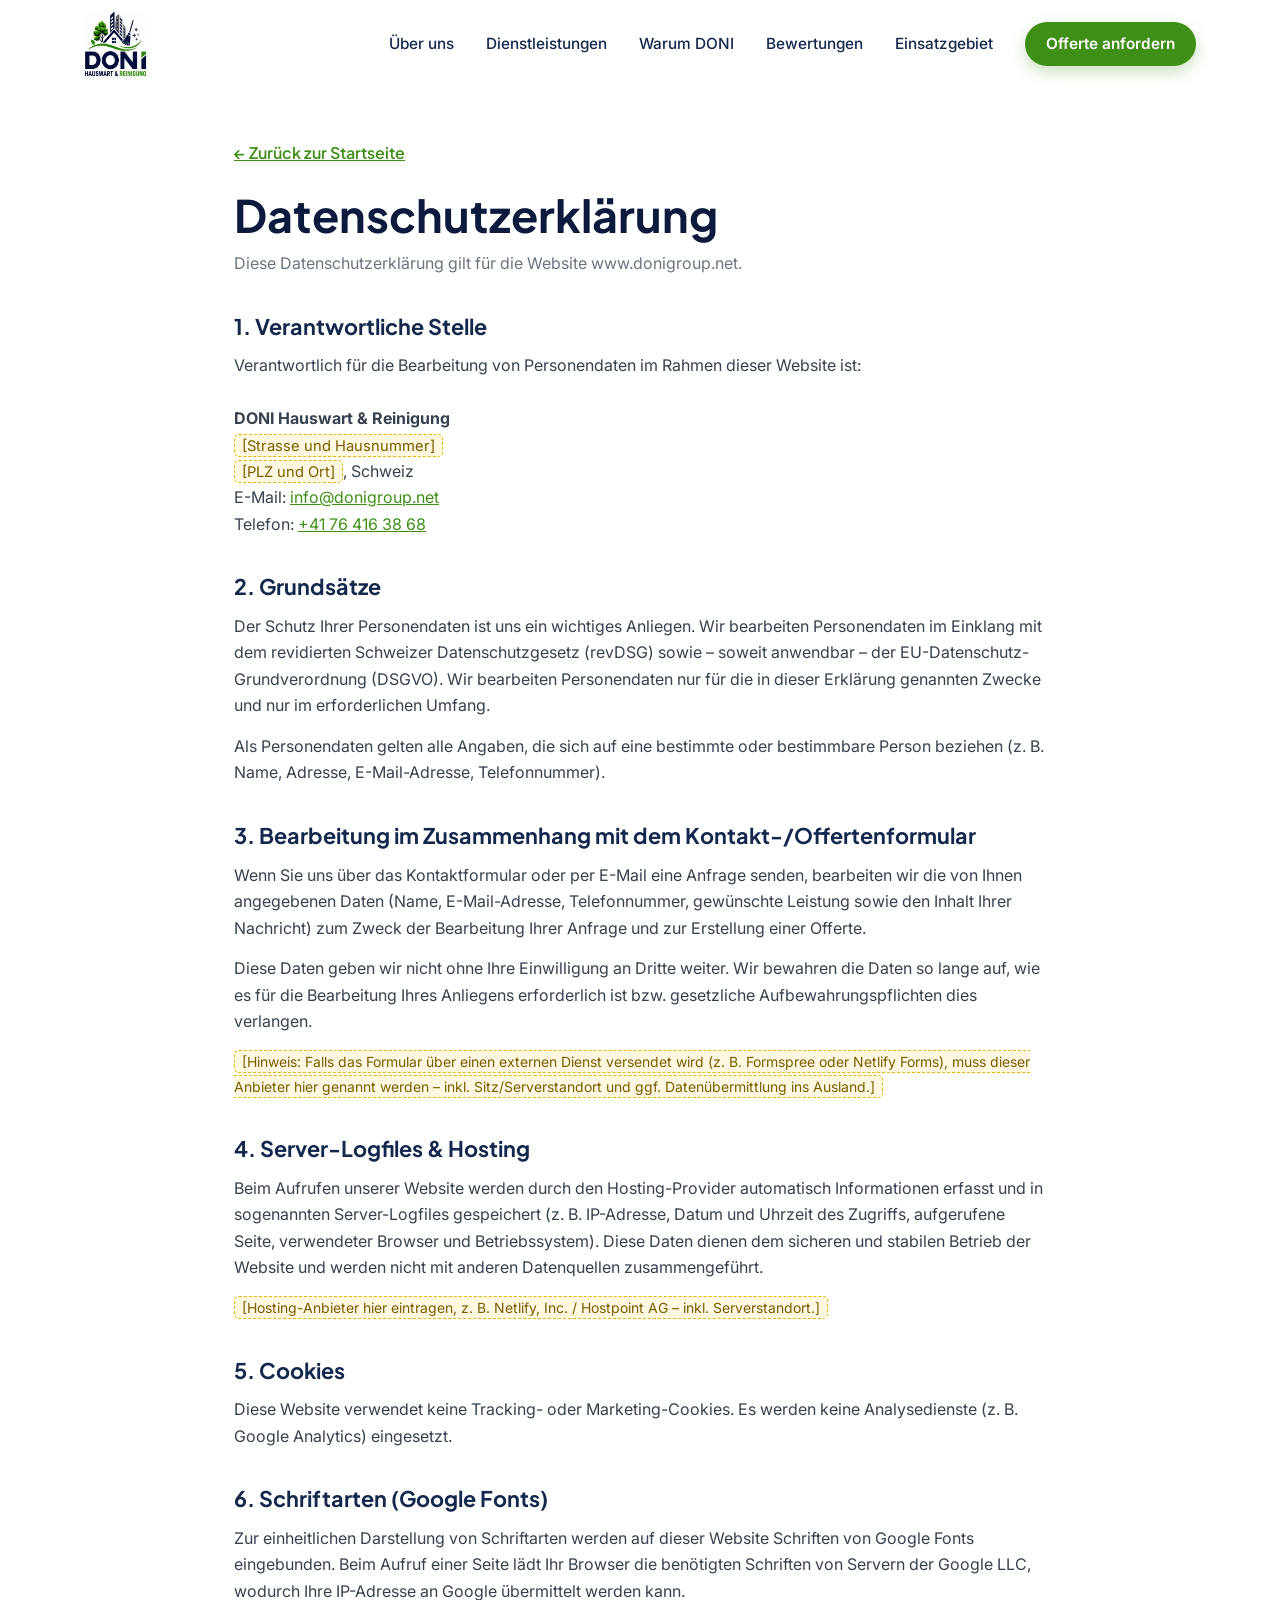
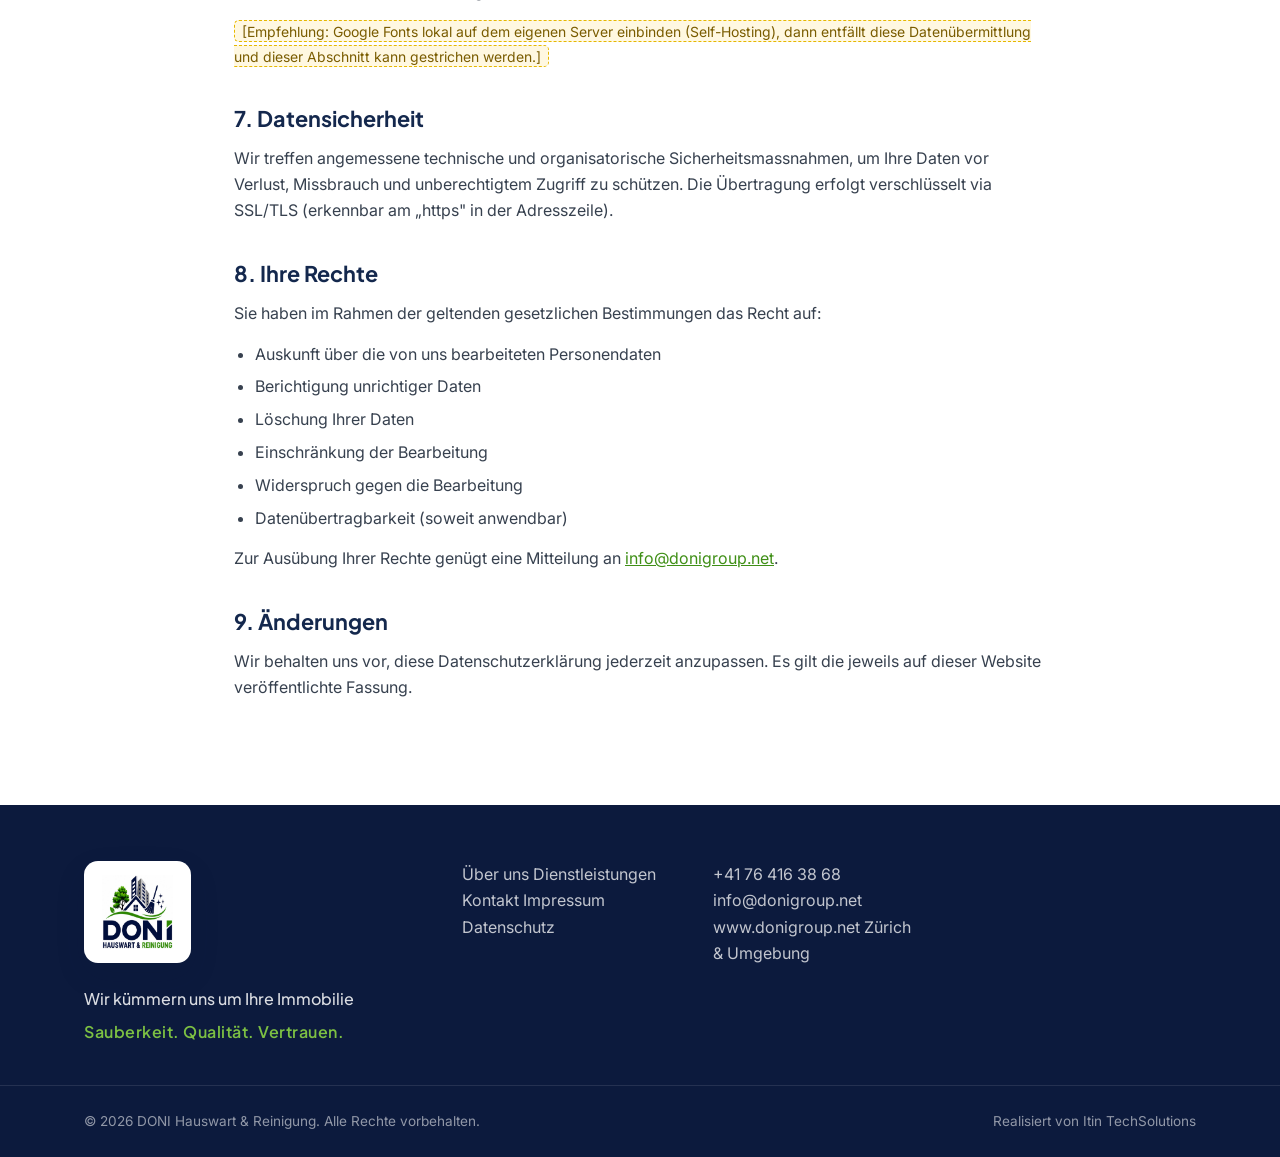
<file: datenschutz.html>
<!DOCTYPE html>
<html lang="de">
<head>
  <meta charset="UTF-8" />
  <meta name="viewport" content="width=device-width, initial-scale=1.0" />
  <title>Datenschutzerklärung | DONI Hauswart &amp; Reinigung</title>
  <meta name="description" content="Datenschutzerklärung von DONI Hauswart & Reinigung – Umgang mit personenbezogenen Daten." />
  <meta name="robots" content="index,follow" />
  <link rel="canonical" href="https://www.donigroup.net/datenschutz.html" />
  <link rel="preconnect" href="https://fonts.googleapis.com" />
  <link rel="preconnect" href="https://fonts.gstatic.com" crossorigin />
  <link href="https://fonts.googleapis.com/css2?family=Plus+Jakarta+Sans:wght@500;600;700;800&family=Inter:wght@400;500;600&display=swap" rel="stylesheet" />
  <link rel="stylesheet" href="css/style.css" />
  <link rel="icon" href="data:image/svg+xml,%3Csvg xmlns='http://www.w3.org/2000/svg' viewBox='0 0 100 100'%3E%3Crect width='100' height='100' rx='22' fill='%2314284d'/%3E%3Ctext x='50' y='69' font-size='54' font-family='Arial' font-weight='bold' fill='white' text-anchor='middle'%3ED%3C/text%3E%3Ccircle cx='78' cy='30' r='9' fill='%233f8f16'/%3E%3C/svg%3E" />
</head>
<body>

  <!-- ============ HEADER ============ -->
  <header class="site-header scrolled" id="top">
    <div class="container header-inner">
      <a href="index.html" class="logo" aria-label="DONI Hauswart & Reinigung – Startseite">
        <img src="assets/img/logo.png" alt="DONI Hauswart &amp; Reinigung" class="logo-img" />
      </a>
      <nav class="main-nav" id="mainNav" aria-label="Hauptnavigation">
        <a href="index.html#ueber-uns">Über uns</a>
        <a href="index.html#leistungen">Dienstleistungen</a>
        <a href="index.html#warum">Warum DONI</a>
        <a href="index.html#bewertungen">Bewertungen</a>
        <a href="index.html#gebiet">Einsatzgebiet</a>
        <a href="index.html#kontakt" class="nav-cta">Offerte anfordern</a>
      </nav>
      <button class="nav-toggle" id="navToggle" aria-label="Menü öffnen" aria-expanded="false" aria-controls="mainNav">
        <span></span><span></span><span></span>
      </button>
    </div>
  </header>

  <!-- ============ INHALT ============ -->
  <main class="legal">
    <div class="container">
      <a href="index.html" class="legal-back">← Zurück zur Startseite</a>
      <h1>Datenschutzerklärung</h1>
      <p class="legal-updated">Diese Datenschutzerklärung gilt für die Website www.donigroup.net.</p>

      <h2>1. Verantwortliche Stelle</h2>
      <p>
        Verantwortlich für die Bearbeitung von Personendaten im Rahmen dieser Website ist:<br /><br />
        <strong>DONI Hauswart &amp; Reinigung</strong><br />
        <span class="todo">[Strasse und Hausnummer]</span><br />
        <span class="todo">[PLZ und Ort]</span>, Schweiz<br />
        E-Mail: <a href="mailto:info@donigroup.net">info@donigroup.net</a><br />
        Telefon: <a href="tel:+41764163868">+41 76 416 38 68</a>
      </p>

      <h2>2. Grundsätze</h2>
      <p>
        Der Schutz Ihrer Personendaten ist uns ein wichtiges Anliegen. Wir bearbeiten Personendaten
        im Einklang mit dem revidierten Schweizer Datenschutzgesetz (revDSG) sowie – soweit anwendbar –
        der EU-Datenschutz-Grundverordnung (DSGVO). Wir bearbeiten Personendaten nur für die in dieser
        Erklärung genannten Zwecke und nur im erforderlichen Umfang.
      </p>
      <p>
        Als Personendaten gelten alle Angaben, die sich auf eine bestimmte oder bestimmbare Person
        beziehen (z. B. Name, Adresse, E-Mail-Adresse, Telefonnummer).
      </p>

      <h2>3. Bearbeitung im Zusammenhang mit dem Kontakt-/Offertenformular</h2>
      <p>
        Wenn Sie uns über das Kontaktformular oder per E-Mail eine Anfrage senden, bearbeiten wir die
        von Ihnen angegebenen Daten (Name, E-Mail-Adresse, Telefonnummer, gewünschte Leistung sowie den
        Inhalt Ihrer Nachricht) zum Zweck der Bearbeitung Ihrer Anfrage und zur Erstellung einer Offerte.
      </p>
      <p>
        Diese Daten geben wir nicht ohne Ihre Einwilligung an Dritte weiter. Wir bewahren die Daten so
        lange auf, wie es für die Bearbeitung Ihres Anliegens erforderlich ist bzw. gesetzliche
        Aufbewahrungspflichten dies verlangen.
      </p>
      <p class="note">
        <span class="todo">[Hinweis: Falls das Formular über einen externen Dienst versendet wird (z. B.
        Formspree oder Netlify Forms), muss dieser Anbieter hier genannt werden – inkl. Sitz/Serverstandort
        und ggf. Datenübermittlung ins Ausland.]</span>
      </p>

      <h2>4. Server-Logfiles &amp; Hosting</h2>
      <p>
        Beim Aufrufen unserer Website werden durch den Hosting-Provider automatisch Informationen erfasst
        und in sogenannten Server-Logfiles gespeichert (z. B. IP-Adresse, Datum und Uhrzeit des Zugriffs,
        aufgerufene Seite, verwendeter Browser und Betriebssystem). Diese Daten dienen dem sicheren und
        stabilen Betrieb der Website und werden nicht mit anderen Datenquellen zusammengeführt.
      </p>
      <p class="note">
        <span class="todo">[Hosting-Anbieter hier eintragen, z. B. Netlify, Inc. / Hostpoint AG – inkl.
        Serverstandort.]</span>
      </p>

      <h2>5. Cookies</h2>
      <p>
        Diese Website verwendet keine Tracking- oder Marketing-Cookies. Es werden keine Analysedienste
        (z. B. Google Analytics) eingesetzt.
      </p>

      <h2>6. Schriftarten (Google Fonts)</h2>
      <p>
        Zur einheitlichen Darstellung von Schriftarten werden auf dieser Website Schriften von Google Fonts
        eingebunden. Beim Aufruf einer Seite lädt Ihr Browser die benötigten Schriften von Servern der
        Google LLC, wodurch Ihre IP-Adresse an Google übermittelt werden kann.
      </p>
      <p class="note">
        <span class="todo">[Empfehlung: Google Fonts lokal auf dem eigenen Server einbinden (Self-Hosting),
        dann entfällt diese Datenübermittlung und dieser Abschnitt kann gestrichen werden.]</span>
      </p>

      <h2>7. Datensicherheit</h2>
      <p>
        Wir treffen angemessene technische und organisatorische Sicherheitsmassnahmen, um Ihre Daten vor
        Verlust, Missbrauch und unberechtigtem Zugriff zu schützen. Die Übertragung erfolgt verschlüsselt
        via SSL/TLS (erkennbar am „https" in der Adresszeile).
      </p>

      <h2>8. Ihre Rechte</h2>
      <p>Sie haben im Rahmen der geltenden gesetzlichen Bestimmungen das Recht auf:</p>
      <ul>
        <li>Auskunft über die von uns bearbeiteten Personendaten</li>
        <li>Berichtigung unrichtiger Daten</li>
        <li>Löschung Ihrer Daten</li>
        <li>Einschränkung der Bearbeitung</li>
        <li>Widerspruch gegen die Bearbeitung</li>
        <li>Datenübertragbarkeit (soweit anwendbar)</li>
      </ul>
      <p>
        Zur Ausübung Ihrer Rechte genügt eine Mitteilung an
        <a href="mailto:info@donigroup.net">info@donigroup.net</a>.
      </p>

      <h2>9. Änderungen</h2>
      <p>
        Wir behalten uns vor, diese Datenschutzerklärung jederzeit anzupassen. Es gilt die jeweils auf
        dieser Website veröffentlichte Fassung.
      </p>
    </div>
  </main>

  <!-- ============ FOOTER ============ -->
  <footer class="site-footer">
    <div class="container footer-inner">
      <div class="footer-brand">
        <a href="index.html" class="footer-logo-chip" aria-label="DONI Hauswart & Reinigung – Startseite">
          <img src="assets/img/logo.png" alt="DONI Hauswart &amp; Reinigung" />
        </a>
        <p class="footer-slogan">Wir kümmern uns um Ihre Immobilie</p>
        <p class="footer-claim">Sauberkeit. Qualität. Vertrauen.</p>
      </div>
      <nav class="footer-nav" aria-label="Footer-Navigation">
        <a href="index.html#ueber-uns">Über uns</a>
        <a href="index.html#leistungen">Dienstleistungen</a>
        <a href="index.html#kontakt">Kontakt</a>
        <a href="impressum.html">Impressum</a>
        <a href="datenschutz.html">Datenschutz</a>
      </nav>
      <div class="footer-contact">
        <a href="tel:+41764163868">+41 76 416 38 68</a>
        <a href="mailto:info@donigroup.net">info@donigroup.net</a>
        <a href="https://www.donigroup.net">www.donigroup.net</a>
        <span>Zürich &amp; Umgebung</span>
      </div>
    </div>
    <div class="footer-bottom">
      <div class="container">
        <span>© <span id="year"></span> DONI Hauswart &amp; Reinigung. Alle Rechte vorbehalten.</span>
        <span>Realisiert von Itin TechSolutions</span>
      </div>
    </div>
  </footer>

  <a href="#top" class="back-to-top" id="backToTop" aria-label="Nach oben">↑</a>
  <script src="js/main.js"></script>
</body>
</html>
</file>
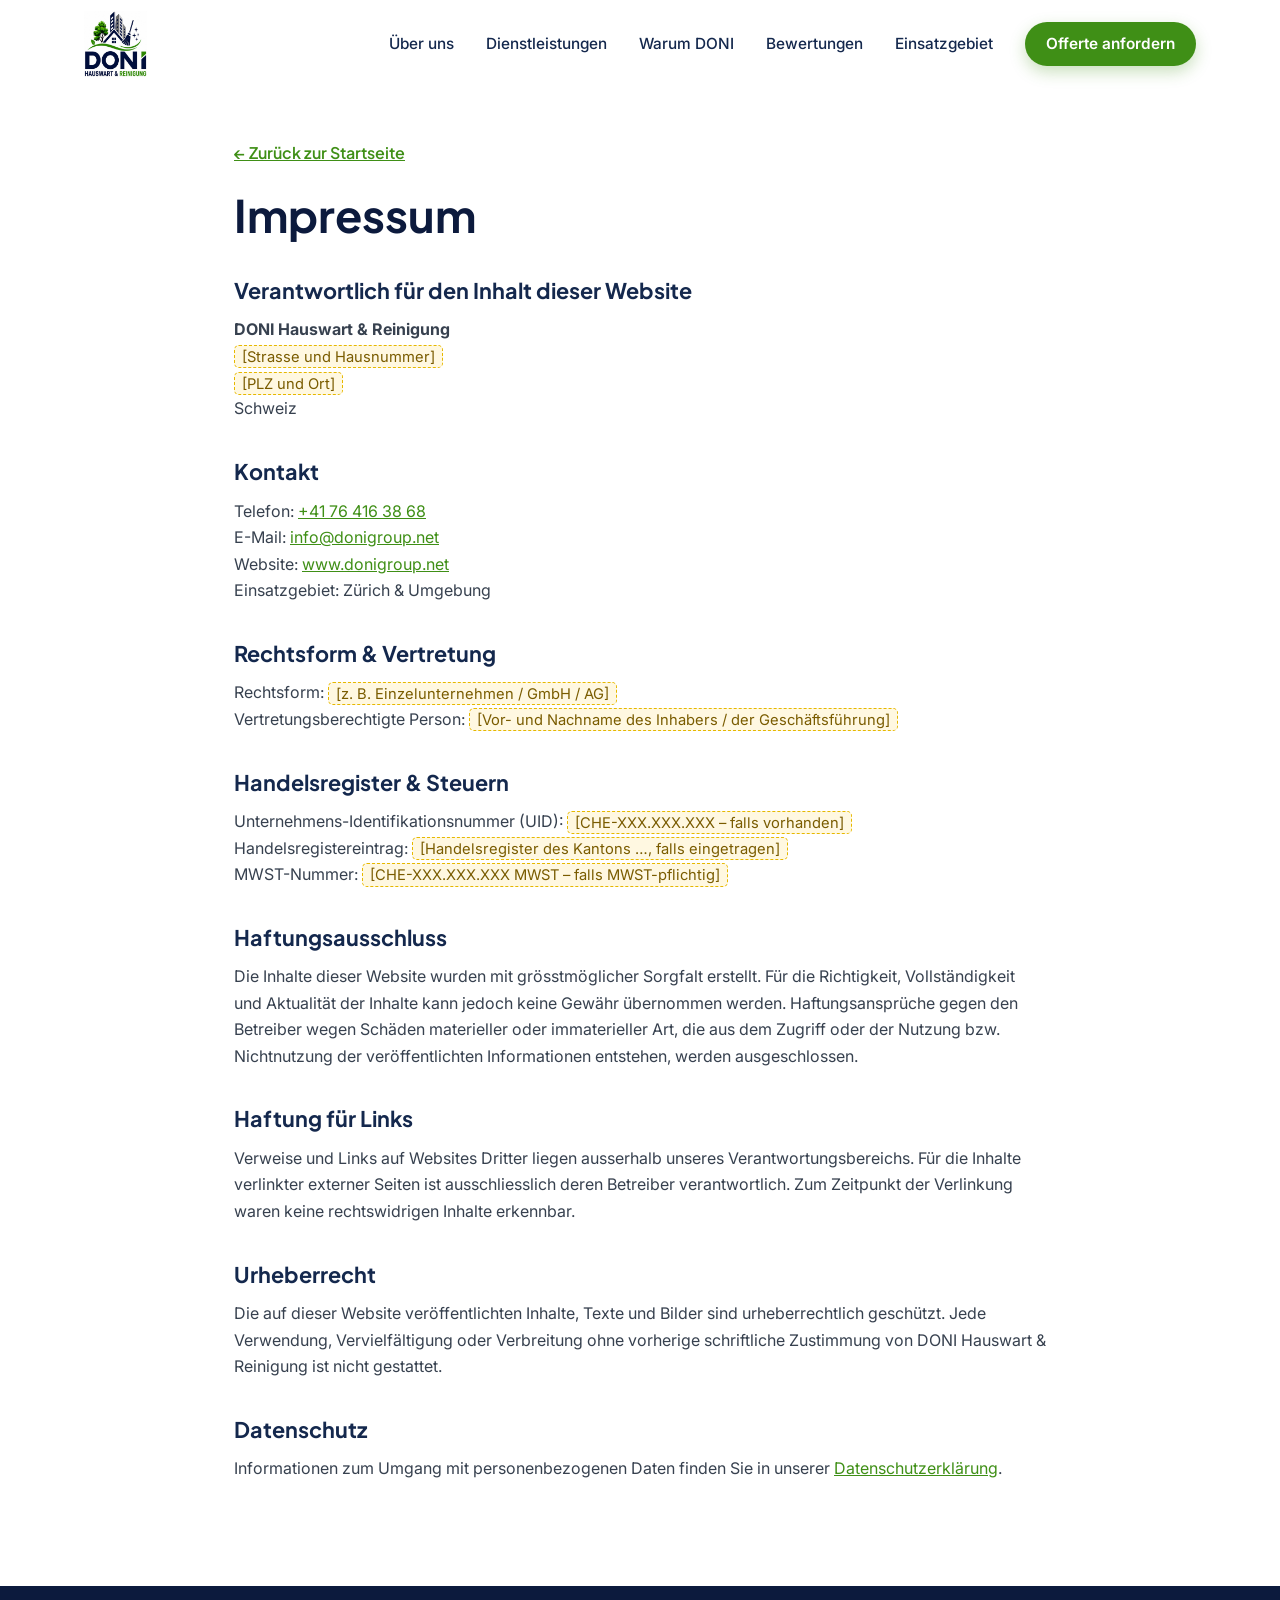
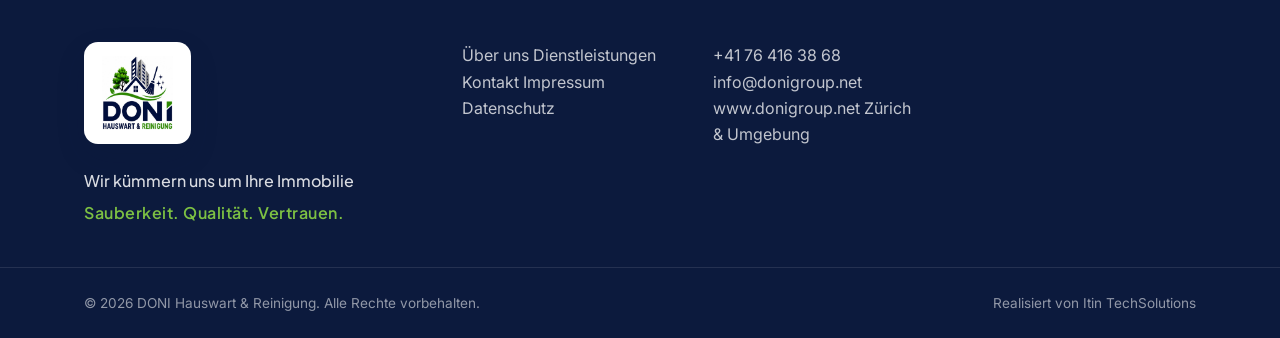
<file: impressum.html>
<!DOCTYPE html>
<html lang="de">
<head>
  <meta charset="UTF-8" />
  <meta name="viewport" content="width=device-width, initial-scale=1.0" />
  <title>Impressum | DONI Hauswart &amp; Reinigung</title>
  <meta name="description" content="Impressum von DONI Hauswart & Reinigung, Zürich & Umgebung." />
  <meta name="robots" content="index,follow" />
  <link rel="canonical" href="https://www.donigroup.net/impressum.html" />
  <link rel="preconnect" href="https://fonts.googleapis.com" />
  <link rel="preconnect" href="https://fonts.gstatic.com" crossorigin />
  <link href="https://fonts.googleapis.com/css2?family=Plus+Jakarta+Sans:wght@500;600;700;800&family=Inter:wght@400;500;600&display=swap" rel="stylesheet" />
  <link rel="stylesheet" href="css/style.css" />
  <link rel="icon" href="data:image/svg+xml,%3Csvg xmlns='http://www.w3.org/2000/svg' viewBox='0 0 100 100'%3E%3Crect width='100' height='100' rx='22' fill='%2314284d'/%3E%3Ctext x='50' y='69' font-size='54' font-family='Arial' font-weight='bold' fill='white' text-anchor='middle'%3ED%3C/text%3E%3Ccircle cx='78' cy='30' r='9' fill='%233f8f16'/%3E%3C/svg%3E" />
</head>
<body>

  <!-- ============ HEADER ============ -->
  <header class="site-header scrolled" id="top">
    <div class="container header-inner">
      <a href="index.html" class="logo" aria-label="DONI Hauswart & Reinigung – Startseite">
        <img src="assets/img/logo.png" alt="DONI Hauswart &amp; Reinigung" class="logo-img" />
      </a>
      <nav class="main-nav" id="mainNav" aria-label="Hauptnavigation">
        <a href="index.html#ueber-uns">Über uns</a>
        <a href="index.html#leistungen">Dienstleistungen</a>
        <a href="index.html#warum">Warum DONI</a>
        <a href="index.html#bewertungen">Bewertungen</a>
        <a href="index.html#gebiet">Einsatzgebiet</a>
        <a href="index.html#kontakt" class="nav-cta">Offerte anfordern</a>
      </nav>
      <button class="nav-toggle" id="navToggle" aria-label="Menü öffnen" aria-expanded="false" aria-controls="mainNav">
        <span></span><span></span><span></span>
      </button>
    </div>
  </header>

  <!-- ============ INHALT ============ -->
  <main class="legal">
    <div class="container">
      <a href="index.html" class="legal-back">← Zurück zur Startseite</a>
      <h1>Impressum</h1>

      <h2>Verantwortlich für den Inhalt dieser Website</h2>
      <p>
        <strong>DONI Hauswart &amp; Reinigung</strong><br />
        <span class="todo">[Strasse und Hausnummer]</span><br />
        <span class="todo">[PLZ und Ort]</span><br />
        Schweiz
      </p>

      <h2>Kontakt</h2>
      <p>
        Telefon: <a href="tel:+41764163868">+41 76 416 38 68</a><br />
        E-Mail: <a href="mailto:info@donigroup.net">info@donigroup.net</a><br />
        Website: <a href="https://www.donigroup.net">www.donigroup.net</a><br />
        Einsatzgebiet: Zürich &amp; Umgebung
      </p>

      <h2>Rechtsform &amp; Vertretung</h2>
      <p>
        Rechtsform: <span class="todo">[z. B. Einzelunternehmen / GmbH / AG]</span><br />
        Vertretungsberechtigte Person: <span class="todo">[Vor- und Nachname des Inhabers / der Geschäftsführung]</span>
      </p>

      <h2>Handelsregister &amp; Steuern</h2>
      <p>
        Unternehmens-Identifikationsnummer (UID): <span class="todo">[CHE-XXX.XXX.XXX – falls vorhanden]</span><br />
        Handelsregistereintrag: <span class="todo">[Handelsregister des Kantons …, falls eingetragen]</span><br />
        MWST-Nummer: <span class="todo">[CHE-XXX.XXX.XXX MWST – falls MWST-pflichtig]</span>
      </p>

      <h2>Haftungsausschluss</h2>
      <p>
        Die Inhalte dieser Website wurden mit grösstmöglicher Sorgfalt erstellt. Für die Richtigkeit,
        Vollständigkeit und Aktualität der Inhalte kann jedoch keine Gewähr übernommen werden.
        Haftungsansprüche gegen den Betreiber wegen Schäden materieller oder immaterieller Art, die
        aus dem Zugriff oder der Nutzung bzw. Nichtnutzung der veröffentlichten Informationen entstehen,
        werden ausgeschlossen.
      </p>

      <h2>Haftung für Links</h2>
      <p>
        Verweise und Links auf Websites Dritter liegen ausserhalb unseres Verantwortungsbereichs.
        Für die Inhalte verlinkter externer Seiten ist ausschliesslich deren Betreiber verantwortlich.
        Zum Zeitpunkt der Verlinkung waren keine rechtswidrigen Inhalte erkennbar.
      </p>

      <h2>Urheberrecht</h2>
      <p>
        Die auf dieser Website veröffentlichten Inhalte, Texte und Bilder sind urheberrechtlich geschützt.
        Jede Verwendung, Vervielfältigung oder Verbreitung ohne vorherige schriftliche Zustimmung von
        DONI Hauswart &amp; Reinigung ist nicht gestattet.
      </p>

      <h2>Datenschutz</h2>
      <p>
        Informationen zum Umgang mit personenbezogenen Daten finden Sie in unserer
        <a href="datenschutz.html">Datenschutzerklärung</a>.
      </p>
    </div>
  </main>

  <!-- ============ FOOTER ============ -->
  <footer class="site-footer">
    <div class="container footer-inner">
      <div class="footer-brand">
        <a href="index.html" class="footer-logo-chip" aria-label="DONI Hauswart & Reinigung – Startseite">
          <img src="assets/img/logo.png" alt="DONI Hauswart &amp; Reinigung" />
        </a>
        <p class="footer-slogan">Wir kümmern uns um Ihre Immobilie</p>
        <p class="footer-claim">Sauberkeit. Qualität. Vertrauen.</p>
      </div>
      <nav class="footer-nav" aria-label="Footer-Navigation">
        <a href="index.html#ueber-uns">Über uns</a>
        <a href="index.html#leistungen">Dienstleistungen</a>
        <a href="index.html#kontakt">Kontakt</a>
        <a href="impressum.html">Impressum</a>
        <a href="datenschutz.html">Datenschutz</a>
      </nav>
      <div class="footer-contact">
        <a href="tel:+41764163868">+41 76 416 38 68</a>
        <a href="mailto:info@donigroup.net">info@donigroup.net</a>
        <a href="https://www.donigroup.net">www.donigroup.net</a>
        <span>Zürich &amp; Umgebung</span>
      </div>
    </div>
    <div class="footer-bottom">
      <div class="container">
        <span>© <span id="year"></span> DONI Hauswart &amp; Reinigung. Alle Rechte vorbehalten.</span>
        <span>Realisiert von Itin TechSolutions</span>
      </div>
    </div>
  </footer>

  <a href="#top" class="back-to-top" id="backToTop" aria-label="Nach oben">↑</a>
  <script src="js/main.js"></script>
</body>
</html>
</file>
<file: css/style.css>
/* ============================================================
   DONI Hauswart & Reinigung – Stylesheet
   Markenfarben: Navy #14284d + Grün #3f8f16 (aus Logo)
   ============================================================ */

:root {
  /* Navy (primär dunkel) */
  --navy-900: #0c1a3d;
  --navy-800: #14284d;
  --navy-700: #1f3b68;

  /* Grün (Akzent) */
  --green-700: #2f7d0a;
  --green-600: #3f8f16;
  --green-500: #57a52a;
  --accent:    #7cc043;

  /* Neutrals */
  --ink:    #0c1a3d;
  --body:   #37414f;
  --muted:  #6b7480;
  --line:   #e6e9ef;
  --bg:     #ffffff;
  --bg-alt: #f4f7fb;
  --bg-dark:#0c1a3d;

  --radius: 16px;
  --radius-sm: 10px;
  --shadow-sm: 0 2px 8px rgba(12,26,61,.07);
  --shadow-md: 0 12px 30px rgba(12,26,61,.12);
  --shadow-lg: 0 24px 60px rgba(12,26,61,.18);

  --maxw: 1160px;
  --font-head: 'Plus Jakarta Sans', system-ui, sans-serif;
  --font-body: 'Inter', system-ui, sans-serif;
}

/* ---------- Reset ---------- */
* { margin: 0; padding: 0; box-sizing: border-box; }
html { scroll-behavior: smooth; scroll-padding-top: 100px; overflow-x: hidden; max-width: 100%; }
body {
  font-family: var(--font-body);
  color: var(--body);
  background: var(--bg);
  line-height: 1.65;
  -webkit-font-smoothing: antialiased;
  overflow-x: hidden;
}
img { max-width: 100%; display: block; }
a { color: inherit; text-decoration: none; }
ul { list-style: none; }

h1, h2, h3 { font-family: var(--font-head); color: var(--ink); line-height: 1.15; font-weight: 700; overflow-wrap: break-word; }

.container { width: 100%; max-width: var(--maxw); margin: 0 auto; padding: 0 24px; }

/* ---------- Buttons ---------- */
.btn {
  display: inline-flex; align-items: center; justify-content: center; gap: .5rem;
  font-family: var(--font-head); font-weight: 600; font-size: 1rem;
  padding: .95rem 1.7rem; border-radius: 50px; border: 2px solid transparent;
  cursor: pointer; transition: transform .2s ease, box-shadow .2s ease, background .2s ease;
  white-space: nowrap;
}
.btn-primary { background: var(--green-600); color: #fff; box-shadow: 0 8px 20px rgba(63,143,22,.3); }
.btn-primary:hover { background: var(--green-700); transform: translateY(-2px); box-shadow: 0 12px 26px rgba(63,143,22,.36); }
.btn-ghost { background: transparent; color: #fff; border-color: rgba(255,255,255,.55); }
.btn-ghost:hover { background: rgba(255,255,255,.12); border-color: #fff; }
.btn-block { width: 100%; }
.btn-sm { padding: .7rem 1.3rem; font-size: .95rem; }
.btn-lg { padding: 1.1rem 2rem; font-size: 1.06rem; }
.btn-ico { width: 18px; height: 18px; flex-shrink: 0; }

/* ---------- Fokus (Accessibility) ---------- */
:focus-visible { outline: 3px solid var(--accent); outline-offset: 3px; border-radius: 4px; }
.btn:focus-visible, .nav-cta:focus-visible { outline-offset: 4px; }

/* ---------- Header ---------- */
.site-header {
  position: fixed; top: 0; left: 0; right: 0; z-index: 100;
  background: rgba(255,255,255,.92); backdrop-filter: blur(10px);
  border-bottom: 1px solid transparent; transition: box-shadow .3s, border-color .3s;
}
.site-header.scrolled { box-shadow: var(--shadow-sm); border-color: var(--line); }
.header-inner { display: flex; align-items: center; justify-content: space-between; height: 88px; }

.logo { display: flex; align-items: center; }
.logo-img { height: 66px; width: auto; }

.main-nav { display: flex; align-items: center; gap: 2rem; }
.main-nav a { font-weight: 500; font-size: .96rem; color: var(--navy-800); transition: color .2s; position: relative; }
.main-nav a:hover { color: var(--green-600); }
.main-nav a:not(.nav-cta).active { color: var(--green-600); }
.main-nav a:not(.nav-cta).active::after {
  content: ""; position: absolute; left: 0; right: 0; bottom: -6px; height: 2px;
  background: var(--green-600); border-radius: 2px;
}
.main-nav .nav-cta {
  background: var(--green-600); color: #fff; padding: .6rem 1.3rem; border-radius: 50px; font-weight: 600;
  box-shadow: 0 6px 16px rgba(63,143,22,.28);
}
.main-nav .nav-cta:hover { background: var(--green-700); color: #fff; }

.nav-toggle { display: none; flex-direction: column; gap: 5px; background: none; border: 0; cursor: pointer; padding: 8px; }
.nav-toggle span { width: 26px; height: 3px; background: var(--navy-800); border-radius: 3px; transition: .3s; }
.nav-toggle.open span:nth-child(1) { transform: translateY(8px) rotate(45deg); }
.nav-toggle.open span:nth-child(2) { opacity: 0; }
.nav-toggle.open span:nth-child(3) { transform: translateY(-8px) rotate(-45deg); }

/* ---------- Hero ---------- */
.hero { position: relative; padding: 156px 0 120px; overflow: hidden; color: #fff; }
.hero-bg {
  position: absolute; inset: 0; z-index: -2;
  background: linear-gradient(135deg, var(--navy-900) 0%, var(--navy-800) 55%, var(--navy-700) 100%);
}
.hero-bg::after {
  content: ""; position: absolute; inset: 0;
  background:
    radial-gradient(circle at 82% 18%, rgba(124,192,67,.22), transparent 45%),
    radial-gradient(circle at 10% 90%, rgba(12,26,61,.6), transparent 55%);
}
.hero-content { max-width: 780px; animation: heroFade .7s ease both; }
@keyframes heroFade { from { opacity: 0; transform: translateY(18px); } to { opacity: 1; transform: none; } }
.eyebrow {
  text-transform: uppercase; letter-spacing: 2px; font-size: .8rem; font-weight: 600;
  color: var(--accent); margin-bottom: 1rem; font-family: var(--font-head);
}
.hero h1 { font-size: clamp(2.1rem, 5vw, 3.5rem); font-weight: 800; color: #fff; margin-bottom: 1.3rem; }
.hero h1 span { color: var(--accent); }
.hero .lead { font-size: clamp(1.05rem, 2vw, 1.22rem); color: rgba(255,255,255,.92); max-width: 660px; margin-bottom: 1.8rem; }

.hero-badges { display: flex; flex-wrap: wrap; gap: .7rem 1.4rem; margin-bottom: 2.2rem; }
.hero-badges li { font-weight: 600; font-family: var(--font-head); font-size: 1rem; }

.hero-actions { display: flex; flex-wrap: wrap; gap: 1rem; }
.hero-note { margin-top: 1.4rem; font-size: .95rem; color: rgba(255,255,255,.8); font-family: var(--font-head); font-weight: 500; }

.hero-wave { position: absolute; bottom: -1px; left: 0; right: 0; line-height: 0; }
.hero-wave svg { width: 100%; height: 90px; }
.hero-wave path { fill: var(--bg); }

/* ---------- Vertrauens-Leiste ---------- */
.trust-bar { background: #fff; border-bottom: 1px solid var(--line); }
.trust-inner { display: flex; align-items: center; justify-content: space-between; gap: 1rem 1.6rem; flex-wrap: wrap; padding: 1.05rem 0; }
.trust-rating { display: flex; align-items: center; gap: .7rem; }
.trust-rating .stars { color: #f5b301; font-size: 1.15rem; letter-spacing: 2px; }
.trust-count { font-family: var(--font-head); font-weight: 700; color: var(--navy-800); }
.trust-points { display: flex; flex-wrap: wrap; gap: .5rem 1.5rem; }
.trust-points li { position: relative; padding-left: 1.5rem; font-family: var(--font-head); font-weight: 600; font-size: .95rem; color: var(--navy-800); }
.trust-points li::before { content: "✓"; position: absolute; left: 0; color: var(--green-600); font-weight: 800; }

/* ---------- Kennzahlen ---------- */
.stats-band { background: linear-gradient(135deg, var(--navy-800), var(--navy-900)); color: #fff; padding: 2.6rem 0; }
.stats-grid { display: grid; grid-template-columns: repeat(4, minmax(0, 1fr)); gap: 1.5rem; text-align: center; }
.stat { display: flex; flex-direction: column; gap: .3rem; }
.stat-num { font-family: var(--font-head); font-weight: 800; font-size: clamp(1.9rem, 4vw, 2.7rem); color: var(--accent); line-height: 1; }
.stat-label { font-size: .95rem; color: rgba(255,255,255,.85); }

/* ---------- CTA-Band ---------- */
.cta-band { background: linear-gradient(135deg, var(--green-600), var(--green-700)); color: #fff; padding: 3rem 0; }
.cta-band-inner { display: flex; align-items: center; justify-content: space-between; gap: 1.5rem; flex-wrap: wrap; }
.cta-band-text h2 { color: #fff; font-size: clamp(1.4rem, 2.6vw, 1.95rem); margin-bottom: .35rem; }
.cta-band-text p { color: rgba(255,255,255,.94); }
.cta-band .btn-primary { background: #fff; color: var(--green-700); box-shadow: 0 8px 22px rgba(0,0,0,.16); }
.cta-band .btn-primary:hover { background: var(--navy-900); color: #fff; }

/* ---------- FAQ ---------- */
.faq-list { max-width: 820px; margin: 0 auto; display: flex; flex-direction: column; gap: .8rem; }
.faq-item { border: 1px solid var(--line); border-radius: var(--radius-sm); background: var(--bg); box-shadow: var(--shadow-sm); }
.faq-item summary {
  cursor: pointer; list-style: none; padding: 1.1rem 1.3rem;
  font-family: var(--font-head); font-weight: 600; color: var(--navy-800);
  display: flex; justify-content: space-between; align-items: center; gap: 1rem;
}
.faq-item summary::-webkit-details-marker { display: none; }
.faq-item summary::after { content: "+"; font-size: 1.5rem; line-height: 1; color: var(--green-600); transition: transform .25s ease; }
.faq-item[open] summary::after { transform: rotate(45deg); }
.faq-item .faq-body { padding: 0 1.3rem 1.2rem; color: var(--body); }

/* ---------- Sections ---------- */
.section { padding: 96px 0; }
.section-alt { background: var(--bg-alt); }
.section-head { max-width: 720px; margin: 0 auto 3.2rem; text-align: center; }
.section-head .eyebrow { color: var(--green-600); }
.section-head h2 { font-size: clamp(1.8rem, 3.5vw, 2.6rem); margin-bottom: .8rem; }
.section-sub { color: var(--muted); font-size: 1.08rem; }

/* ---------- Über uns ---------- */
.about-grid { display: grid; grid-template-columns: 1.5fr 1fr; gap: 3rem; align-items: center; }
.about-text p { margin-bottom: 1.1rem; font-size: 1.08rem; }
.about-text strong { color: var(--navy-800); }
.values-box {
  background: linear-gradient(135deg, var(--navy-700), var(--navy-900));
  padding: 2.2rem; border-radius: var(--radius); color: #fff; box-shadow: var(--shadow-md);
}
.values-title {
  font-family: var(--font-head); font-weight: 700; font-size: 1.15rem;
  color: var(--accent); margin-bottom: 1.3rem;
}
.values-list { display: grid; grid-template-columns: minmax(0,1fr) minmax(0,1fr); gap: 1rem 1.5rem; }
.values-list li { display: flex; align-items: center; gap: .6rem; font-family: var(--font-head); font-weight: 600; }
.values-list li span { color: var(--accent); font-weight: 800; }

/* ---------- Dienstleistungen ---------- */
.services-grid { display: grid; grid-template-columns: repeat(3, minmax(0, 1fr)); gap: 1.6rem; }
.service-card {
  position: relative; display: flex; flex-direction: column;
  background: var(--bg); border: 1px solid var(--line); border-radius: var(--radius);
  padding: 2rem 1.8rem; box-shadow: var(--shadow-sm);
  transition: transform .25s ease, box-shadow .25s ease, border-color .25s ease;
}
.service-card:hover,
.service-card:focus-within { transform: translateY(-6px); box-shadow: var(--shadow-md); border-color: var(--green-500); }

/* Klickbare Karte: Link unten, ganze Karte per Stretched-Link anklickbar */
.service-cta {
  margin-top: auto; padding-top: 1.2rem;
  display: inline-flex; align-items: center; gap: .4rem;
  font-family: var(--font-head); font-weight: 600; font-size: .95rem; color: var(--green-600);
}
.service-cta-ico { width: 14px; height: 14px; flex-shrink: 0; transition: transform .25s ease; }
.service-card:hover .service-cta-ico { transform: translateX(4px); }
.service-cta::after { content: ""; position: absolute; inset: 0; border-radius: var(--radius); }
.service-cta:focus-visible { outline: none; }
.service-card:focus-within { outline: 3px solid var(--accent); outline-offset: 3px; }
.service-icon {
  width: 58px; height: 58px; border-radius: 14px; display: grid; place-items: center;
  margin-bottom: 1.2rem; color: var(--green-600);
  background: #eef7e4; border: 1px solid #dceecb;
}
.service-icon svg { width: 30px; height: 30px; }
.service-card h3 { font-size: 1.25rem; margin-bottom: .5rem; color: var(--navy-800); }
.service-card > p { color: var(--muted); font-size: .95rem; margin-bottom: 1.1rem; }
.service-card .service-close { margin-top: 1rem; margin-bottom: 0; font-style: italic; }
.service-card ul { display: flex; flex-direction: column; gap: .5rem; }
.service-card ul li { position: relative; padding-left: 1.5rem; font-size: .95rem; color: var(--body); }
.service-card ul li::before { content: "✓"; position: absolute; left: 0; color: var(--green-600); font-weight: 700; }

/* ---------- Warum DONI ---------- */
.advantages-grid { display: grid; grid-template-columns: repeat(5, minmax(0, 1fr)); gap: 1.4rem; }
.advantage {
  background: var(--bg); border: 1px solid var(--line); border-radius: var(--radius-sm);
  padding: 1.6rem 1.2rem; text-align: center; box-shadow: var(--shadow-sm);
  transition: transform .2s, box-shadow .2s;
}
.advantage:hover { transform: translateY(-4px); box-shadow: var(--shadow-md); }
.advantage .adv-ico {
  display: inline-grid; place-items: center; width: 54px; height: 54px; margin: 0 auto .9rem;
  border-radius: 50%; background: #eef7e4; color: var(--green-600);
}
.advantage .adv-ico svg { width: 28px; height: 28px; }
.advantage p { font-family: var(--font-head); font-weight: 600; font-size: .96rem; color: var(--ink); }

/* ---------- Galerie / Referenzen ---------- */
.gallery { display: grid; grid-template-columns: repeat(4, minmax(0, 1fr)); gap: 1.2rem; }
.gallery-item {
  position: relative; border-radius: var(--radius-sm); overflow: hidden;
  aspect-ratio: 4/3; box-shadow: var(--shadow-sm);
}
.gallery-item img { width: 100%; height: 100%; object-fit: cover; transition: transform .45s ease; }
.gallery-item:hover img { transform: scale(1.04); }
.gallery-item figcaption {
  position: absolute; left: 0; right: 0; bottom: 0; padding: 1.4rem 1rem .8rem;
  color: #fff; font-family: var(--font-head); font-weight: 600; font-size: .98rem;
  background: linear-gradient(to top, rgba(12,26,61,.9), rgba(12,26,61,0));
}

/* ---------- Bewertungen ---------- */
.reviews-grid { display: grid; grid-template-columns: repeat(3, minmax(0, 1fr)); gap: 1.6rem; }
.review {
  background: var(--bg); border: 1px solid var(--line); border-radius: var(--radius);
  padding: 2rem; box-shadow: var(--shadow-sm); position: relative;
}
.review::before {
  content: "\201C"; position: absolute; top: -.2rem; right: 1.4rem;
  font-size: 4.5rem; color: var(--green-500); opacity: .18; font-family: Georgia, serif;
}
.stars { color: #f5b301; font-size: 1.15rem; letter-spacing: 2px; margin-bottom: 1rem; }
.review p { font-size: 1.05rem; color: var(--body); font-style: italic; }

/* ---------- Einsatzgebiet ---------- */
.area-list {
  display: flex; flex-wrap: wrap; gap: .9rem; justify-content: center; max-width: 820px; margin: 0 auto;
}
.area-list li {
  background: var(--bg); border: 1px solid var(--line); border-radius: 50px;
  padding: .7rem 1.5rem; font-family: var(--font-head); font-weight: 600; color: var(--navy-800);
  box-shadow: var(--shadow-sm); transition: .2s;
}
.area-list li:hover { background: var(--green-600); color: #fff; border-color: var(--green-600); transform: translateY(-2px); }
.area-note { text-align: center; margin-top: 1.4rem; color: var(--muted); }

/* ---------- Kontakt ---------- */
.contact-section { background: var(--bg-alt); }
.contact-grid { display: grid; grid-template-columns: 1fr 1.1fr; gap: 3.5rem; align-items: start; }
.contact-info .eyebrow { color: var(--green-600); }
.contact-info h2 { font-size: clamp(1.7rem, 3vw, 2.3rem); margin-bottom: 1rem; }
.contact-info > p { color: var(--body); margin-bottom: 2rem; font-size: 1.06rem; }

.contact-details { display: flex; flex-direction: column; gap: 1.2rem; }
.contact-details li { display: flex; align-items: center; gap: 1rem; }
.contact-details .ci {
  width: 48px; height: 48px; border-radius: 12px; flex-shrink: 0; display: grid; place-items: center;
  color: var(--green-600); background: var(--bg); border: 1px solid var(--line); box-shadow: var(--shadow-sm);
}
.contact-details .ci svg { width: 22px; height: 22px; }
.contact-details small { display: block; color: var(--muted); font-size: .8rem; text-transform: uppercase; letter-spacing: .5px; }
.contact-details a, .contact-details span { font-family: var(--font-head); font-weight: 600; color: var(--navy-800); font-size: 1.05rem; }
.contact-details a:hover { color: var(--green-600); }

.contact-form {
  background: var(--bg); border: 1px solid var(--line); border-radius: var(--radius);
  padding: 2.4rem; box-shadow: var(--shadow-md);
}
.field { margin-bottom: 1.2rem; }
.field-row { display: grid; grid-template-columns: minmax(0,1fr) minmax(0,1fr); gap: 1rem; }
.field label { display: block; font-family: var(--font-head); font-weight: 600; font-size: .9rem; color: var(--ink); margin-bottom: .45rem; }
.field input, .field select, .field textarea {
  width: 100%; padding: .85rem 1rem; border: 1px solid var(--line); border-radius: var(--radius-sm);
  font-family: var(--font-body); font-size: 1rem; color: var(--ink); background: var(--bg-alt); transition: .2s;
}
.field input:focus, .field select:focus, .field textarea:focus {
  outline: none; border-color: var(--green-500); background: #fff; box-shadow: 0 0 0 3px rgba(87,165,42,.16);
}
.field textarea { resize: vertical; }

/* ---------- Abschluss-Band ---------- */
.closing-band {
  background: linear-gradient(135deg, var(--navy-700), var(--navy-900));
  color: #fff; text-align: center; padding: 4rem 0;
}
.closing-text { font-size: clamp(1.15rem, 2.4vw, 1.55rem); font-family: var(--font-head); font-weight: 600; max-width: 720px; margin: 0 auto; }
.closing-brand { margin-top: 1.4rem; font-family: var(--font-head); font-weight: 700; font-size: 1.05rem; letter-spacing: .5px; }
.closing-claim { margin-top: .4rem; color: var(--accent); font-family: var(--font-head); font-weight: 600; letter-spacing: 1px; }

/* ---------- Footer ---------- */
.site-footer { background: var(--bg-dark); color: rgba(255,255,255,.75); padding-top: 3.5rem; }
.footer-inner { display: grid; grid-template-columns: 1.6fr 1fr 1fr 1.1fr; gap: 2.5rem; padding-bottom: 2.5rem; }
.footer-logo-chip {
  display: inline-block; background: #fff; padding: 14px 18px; border-radius: 14px; box-shadow: var(--shadow-md);
}
.footer-logo-chip img { height: 74px; width: auto; }
.footer-slogan { margin-top: 1rem; color: rgba(255,255,255,.85); font-family: var(--font-head); font-weight: 500; }
.footer-claim { margin-top: .4rem; font-family: var(--font-head); font-weight: 600; color: var(--accent); letter-spacing: .5px; }
.footer-h { color: #fff; font-family: var(--font-head); font-weight: 700; font-size: .98rem; margin-bottom: 1rem; }
.footer-h-spaced { margin-top: 1.4rem; }
.footer-col { display: flex; flex-direction: column; gap: .6rem; }
.footer-nav a:hover { color: #fff; }
.footer-contact a:hover { color: var(--accent); }
.footer-meta p { color: rgba(255,255,255,.75); }
.todo-dark { color: var(--accent); font-style: italic; }
.footer-bottom { border-top: 1px solid rgba(255,255,255,.1); padding: 1.5rem 0; }
.footer-bottom .container { display: flex; justify-content: space-between; flex-wrap: wrap; gap: .5rem; font-size: .85rem; color: rgba(255,255,255,.55); }

/* ---------- Legal-Seiten (Impressum / Datenschutz) ---------- */
.legal { padding: 140px 0 90px; }
.legal .container { max-width: 860px; }
.legal-back { display: inline-block; margin-bottom: 1.4rem; color: var(--green-600); font-weight: 600; font-family: var(--font-head); }
.legal-back:hover { text-decoration: underline; }
.legal h1 { font-size: clamp(2rem, 4vw, 2.8rem); margin-bottom: .6rem; }
.legal-updated { color: var(--muted); margin-bottom: 2.4rem; }
.legal h2 { font-size: 1.35rem; margin: 2.4rem 0 .8rem; color: var(--navy-800); }
.legal h3 { font-size: 1.08rem; margin: 1.4rem 0 .5rem; color: var(--navy-800); }
.legal p { margin-bottom: .9rem; }
.legal ul { padding-left: 1.3rem; list-style: disc; margin-bottom: .9rem; }
.legal ul li { margin-bottom: .4rem; }
.legal a { color: var(--green-600); text-decoration: underline; }
.legal a:hover { color: var(--green-700); }
.legal .todo {
  background: #fff8e1; border: 1px dashed #e6b800; color: #7a5c00;
  padding: .1rem .45rem; border-radius: 5px; font-size: .92em;
}
.legal .note { font-size: .95rem; }

/* ---------- Back to top ---------- */
.back-to-top {
  position: fixed; bottom: 26px; right: 26px; z-index: 90;
  width: 48px; height: 48px; border-radius: 50%; background: var(--green-600); color: #fff;
  display: grid; place-items: center; font-size: 1.3rem; box-shadow: var(--shadow-md);
  opacity: 0; visibility: hidden; transform: translateY(12px); transition: .3s;
}
.back-to-top.show { opacity: 1; visibility: visible; transform: translateY(0); }
.back-to-top:hover { background: var(--green-700); }

/* ---------- Reveal animation ---------- */
.reveal { opacity: 0; transform: translateY(16px); transition: opacity .55s ease, transform .55s ease; }
.reveal.visible { opacity: 1; transform: translateY(0); }

/* ============================================================
   RESPONSIVE
   ============================================================ */

/* ---- Tablet quer / kleine Laptops ---- */
@media (max-width: 980px) {
  .services-grid { grid-template-columns: repeat(2, minmax(0, 1fr)); }
  .advantages-grid { grid-template-columns: repeat(3, minmax(0, 1fr)); }
  .gallery { grid-template-columns: repeat(3, minmax(0, 1fr)); }
  .reviews-grid { grid-template-columns: 1fr; max-width: 640px; margin: 0 auto; }
  .about-grid { grid-template-columns: 1fr; gap: 2rem; }
  .contact-grid { grid-template-columns: 1fr; gap: 2.5rem; }
  .footer-inner { grid-template-columns: minmax(0,1fr) minmax(0,1fr); }
  .cta-band-inner { gap: 1.2rem 1.5rem; }
}

/* ---- Tablet: Navigation als Hamburger-Menü (mehr Luft) ---- */
@media (max-width: 860px) {
  html { scroll-padding-top: 84px; }
  .stats-grid { grid-template-columns: repeat(2, minmax(0, 1fr)); gap: 2rem 1rem; }

  .header-inner { height: 72px; }
  .logo-img { height: 50px; }
  .nav-toggle { display: flex; }
  .main-nav {
    position: fixed; top: 72px; left: 0; right: 0;
    background: #fff; flex-direction: column; align-items: stretch; gap: 0;
    padding: .5rem 24px 1.5rem; box-shadow: var(--shadow-lg);
    transform: translateY(-130%); transition: transform .35s ease; border-top: 1px solid var(--line);
    max-height: calc(100dvh - 72px); overflow-y: auto;
  }
  .main-nav.open { transform: translateY(0); }
  .main-nav a { padding: .95rem 0; border-bottom: 1px solid var(--line); font-size: 1.05rem; }
  .main-nav a:not(.nav-cta).active::after { display: none; }
  .main-nav .nav-cta { text-align: center; margin-top: .8rem; border-bottom: 0; }
}

/* ---- Smartphone (quer) & darunter ---- */
@media (max-width: 720px) {
  .section { padding: 64px 0; }
  .section-head { margin-bottom: 2.4rem; }
  .hero { padding: 124px 0 84px; }

  .services-grid { grid-template-columns: 1fr; }
  .advantages-grid { grid-template-columns: repeat(2, minmax(0, 1fr)); }
  .gallery { grid-template-columns: repeat(2, minmax(0, 1fr)); }
  .values-list { grid-template-columns: minmax(0,1fr) minmax(0,1fr); }
  .field-row { grid-template-columns: 1fr; }
  .footer-inner { grid-template-columns: minmax(0,1fr) minmax(0,1fr); gap: 2rem; }

  .hero-actions { flex-direction: column; align-items: stretch; }
  .hero-actions .btn { width: 100%; }

  /* Lange Button-Texte dürfen auf dem Handy umbrechen (kein seitliches Überlaufen) */
  .btn { white-space: normal; }

  /* Kennzahlen sauber als 2×2 statt gequetscht */
  .stats-band { padding: 2.2rem 0; }

  /* Vertrauens-Leiste zentriert stapeln */
  .trust-inner { justify-content: center; text-align: center; gap: .7rem 1.3rem; }
  .trust-rating { justify-content: center; }
  .trust-points { justify-content: center; }

  /* CTA-Band mittig, Button über volle Breite */
  .cta-band-inner { flex-direction: column; text-align: center; }
  .cta-band-inner .btn { width: 100%; }

  /* Formular kompakter */
  .contact-form { padding: 1.9rem 1.4rem; }

  /* Footer-Zeile zentriert */
  .footer-bottom .container { justify-content: center; text-align: center; }
}

/* ---- Smartphone (hoch) ---- */
@media (max-width: 480px) {
  .container { padding: 0 18px; }

  .section { padding: 54px 0; }
  .hero { padding: 112px 0 70px; }
  .hero h1 { font-size: clamp(1.85rem, 8vw, 2.4rem); }

  .advantages-grid { grid-template-columns: minmax(0,1fr) minmax(0,1fr); gap: 1rem; }
  .gallery { grid-template-columns: minmax(0,1fr) minmax(0,1fr); gap: .8rem; }
  .values-list { grid-template-columns: 1fr; }

  .service-card { padding: 1.7rem 1.4rem; }
  .review { padding: 1.7rem 1.4rem; }
  .values-box { padding: 1.8rem 1.4rem; }
  .contact-form { padding: 1.6rem 1.2rem; }

  .btn { padding: .9rem 1.4rem; }
  .trust-points { gap: .4rem 1.1rem; }
  .trust-points li { font-size: .9rem; }
  .footer-inner { grid-template-columns: 1fr; }

  .back-to-top { bottom: 18px; right: 18px; width: 44px; height: 44px; }
}

/* ---- Große Desktops / 4K ---- */
@media (min-width: 1600px) {
  :root { --maxw: 1320px; }
  .hero { padding: 200px 0 150px; }
  .section { padding: 120px 0; }
}
@media (min-width: 2200px) {
  html { font-size: 18px; }
  :root { --maxw: 1480px; }
}

@media (prefers-reduced-motion: reduce) {
  .reveal { opacity: 1; transform: none; transition: none; }
  .hero-content { animation: none; }
  html { scroll-behavior: auto; }
  * { scroll-behavior: auto !important; }
}
</file>
